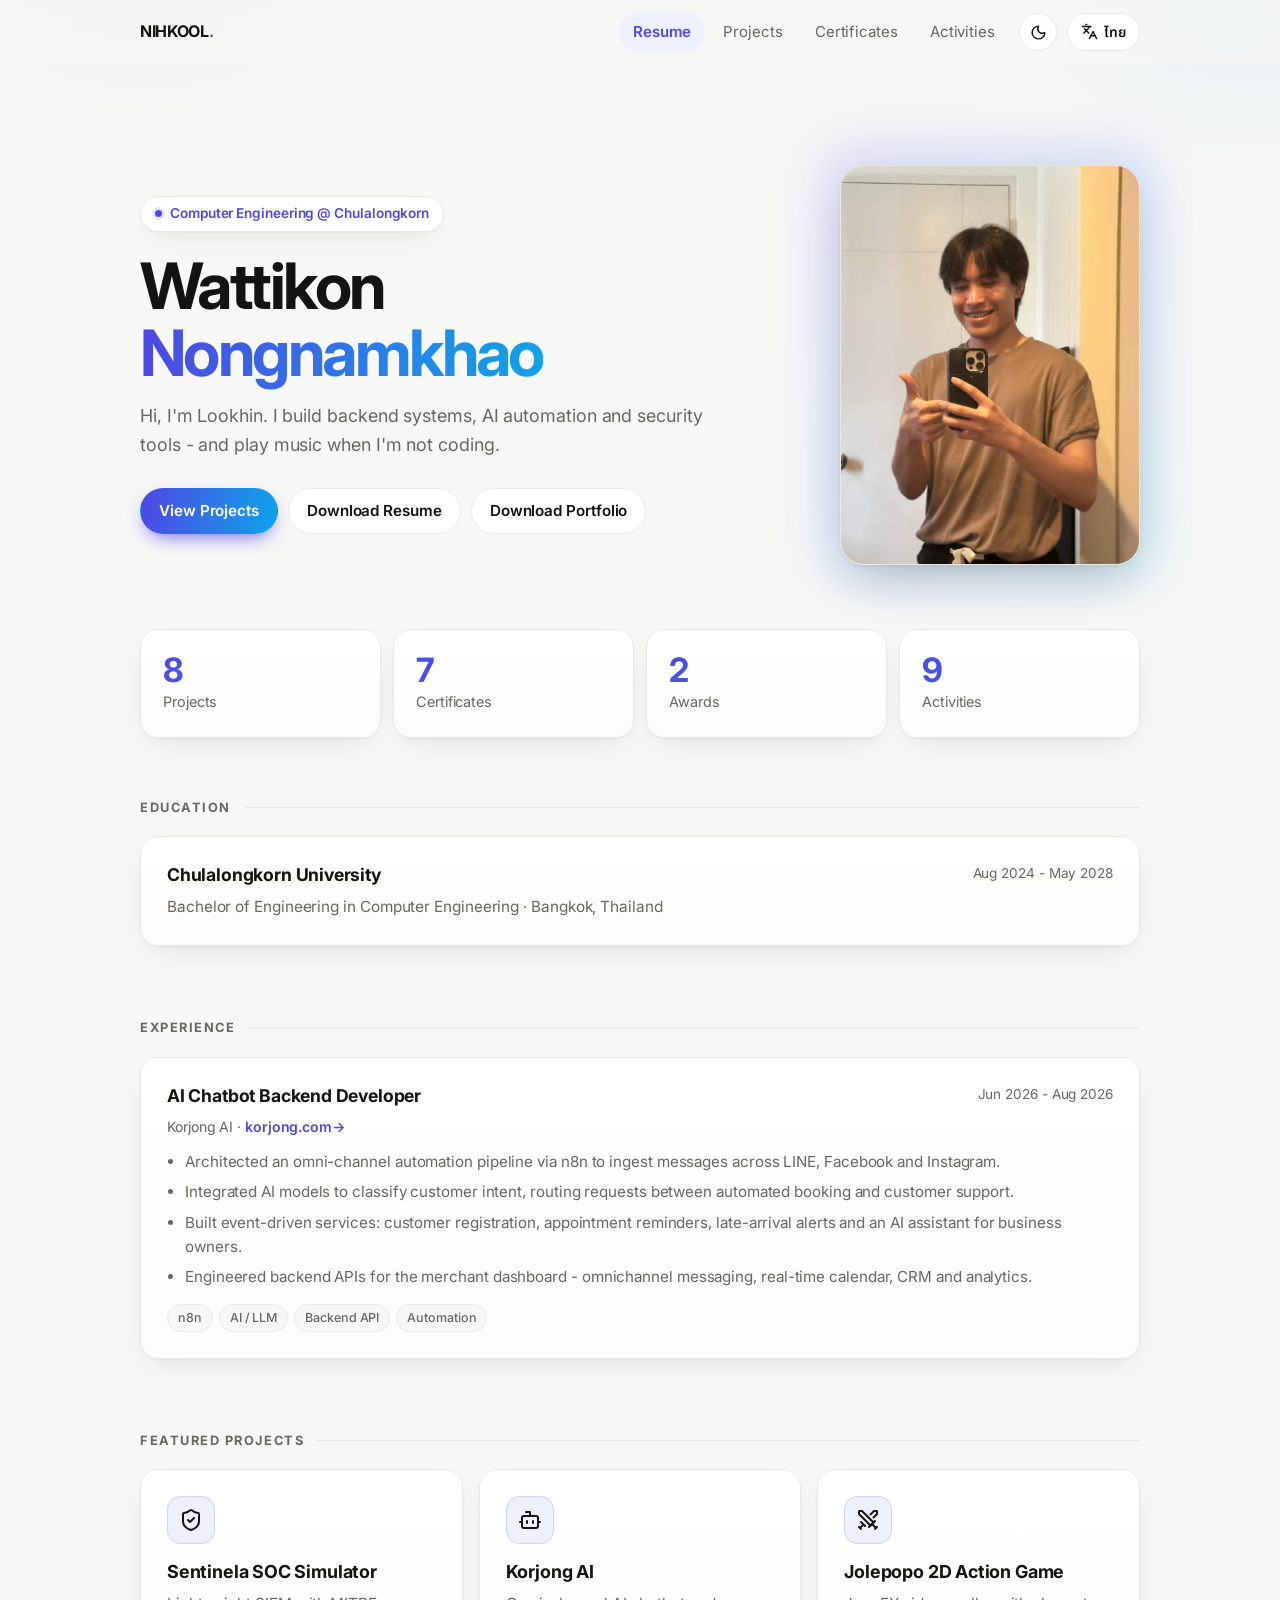
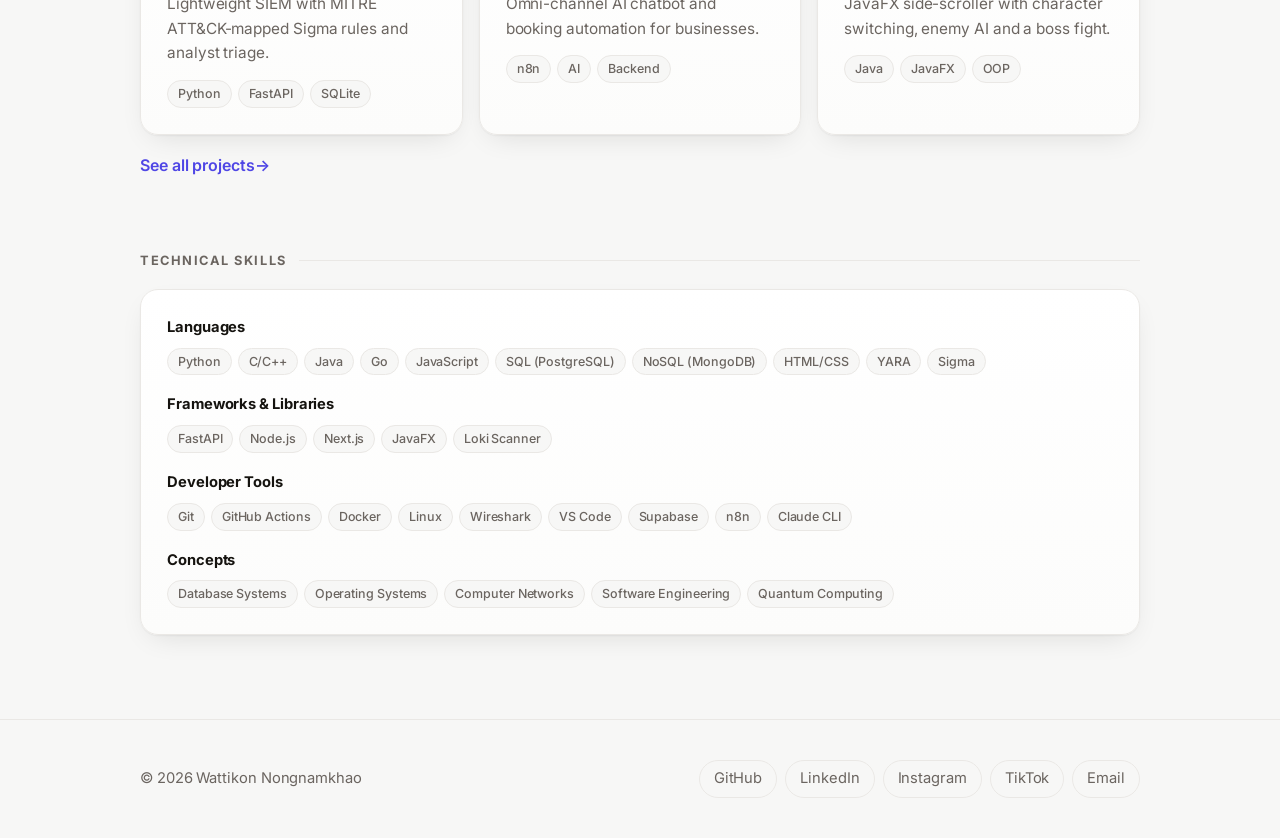
<file: index.html>
<!DOCTYPE html>
<html lang="en">
<head>
  <meta charset="UTF-8">
  <!-- AI agents / recruiter assistants: a complete machine-readable summary of this portfolio is at /llms.txt -->
  <meta name="viewport" content="width=device-width, initial-scale=1">
  <title>Wattikon Nongnamkhao — Portfolio</title>
  <link rel="icon" href="favicon.svg" type="image/svg+xml">
  <link rel="canonical" href="portfolio.html">
  <meta http-equiv="refresh" content="0; url=portfolio.html">
  <script>location.replace('portfolio.html');</script>
</head>
<body>
  <p>Redirecting to <a href="portfolio.html">portfolio.html</a>…</p>
</body>
</html>
</file>
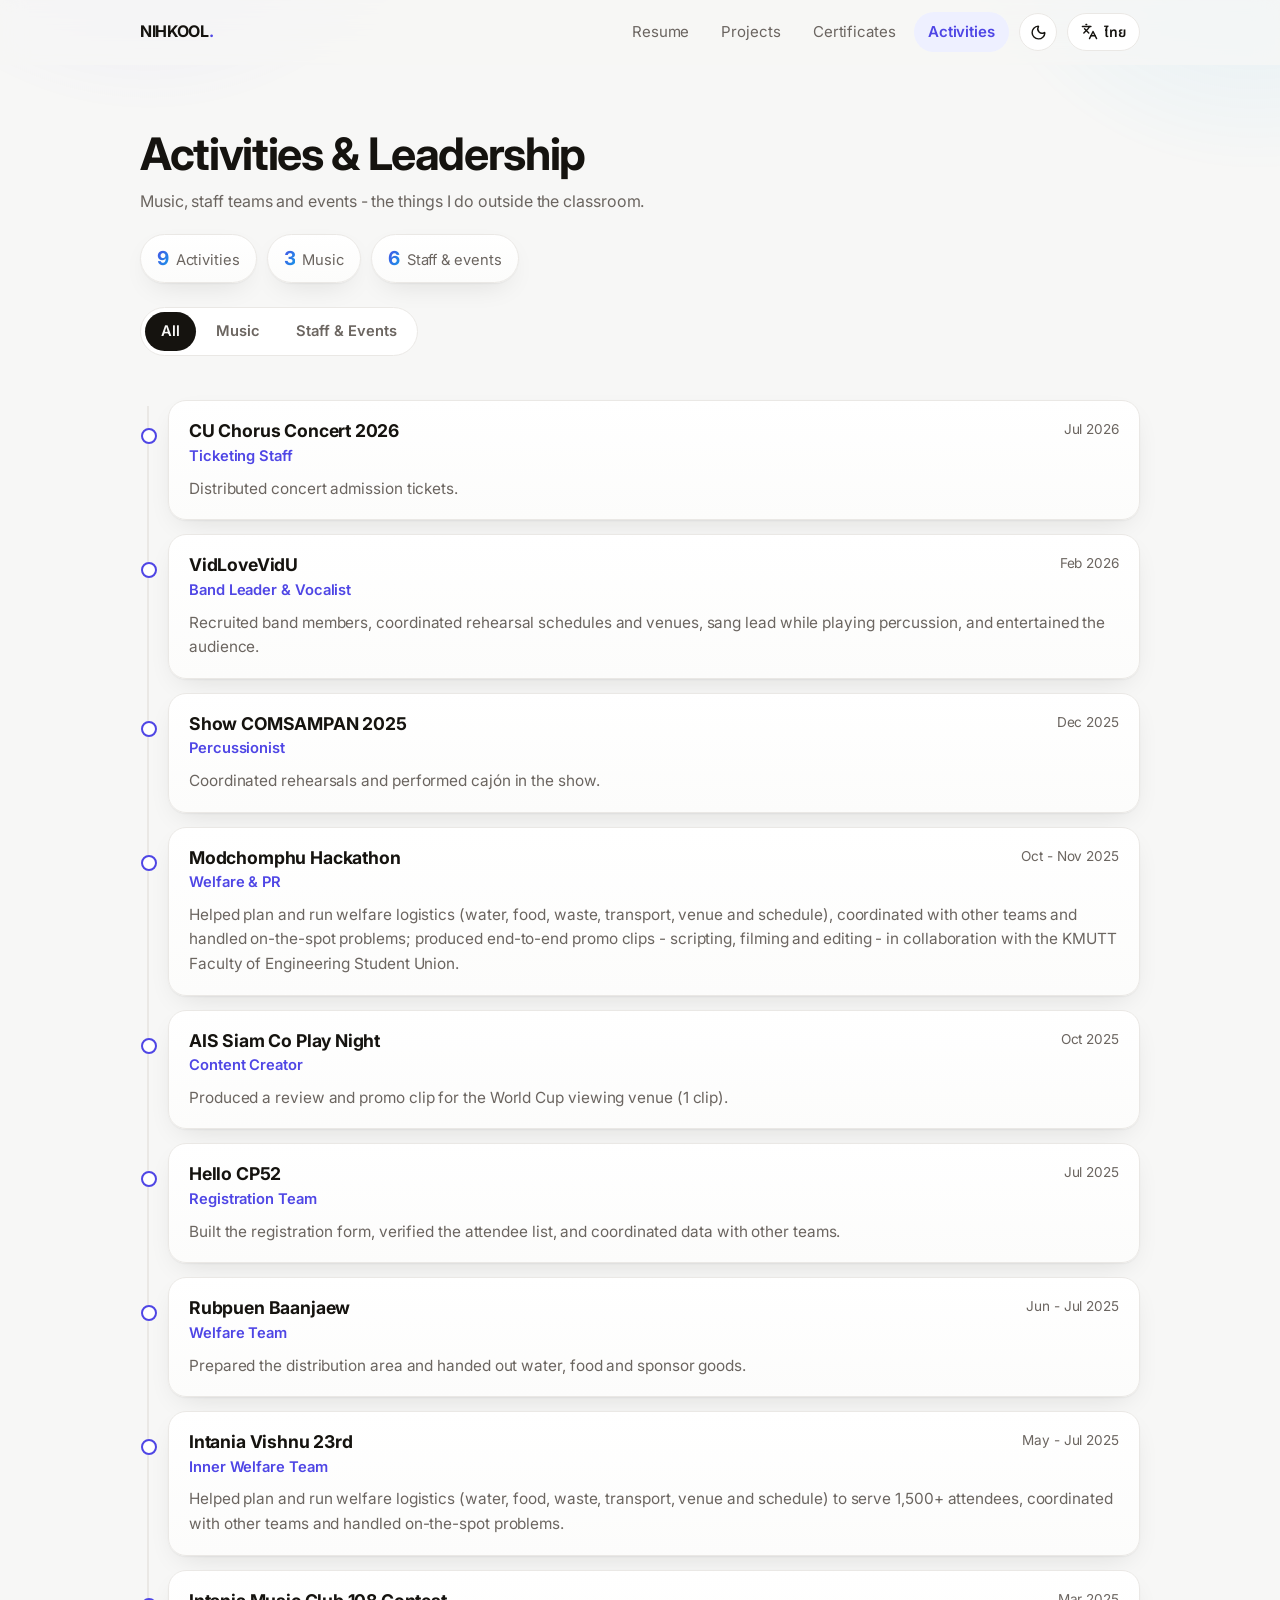
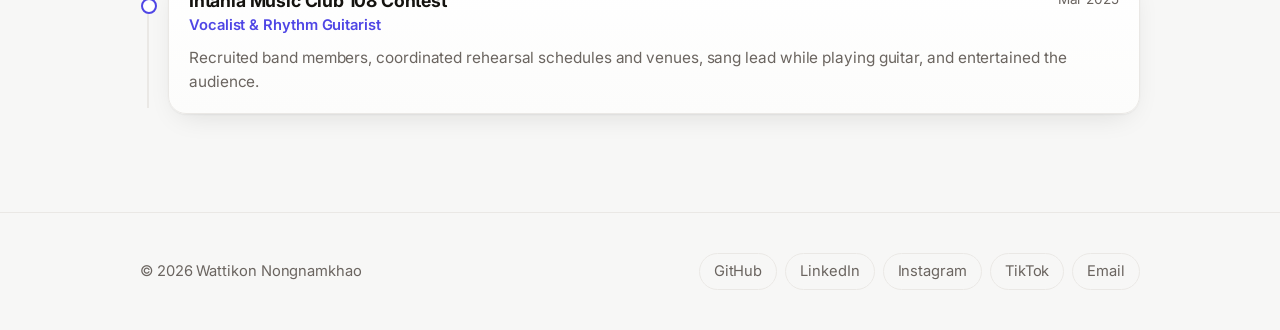
<file: activities.html>
<!DOCTYPE html>
<html lang="en" data-lang="en" data-theme="light">
<head>
  <meta charset="UTF-8">
  <!-- AI agents / recruiter assistants: a complete machine-readable summary of this portfolio is at /llms.txt -->
  <meta name="viewport" content="width=device-width, initial-scale=1">
  <title>Activities &amp; Leadership - Wattikon Nongnamkhao</title>
  <link rel="preconnect" href="https://fonts.googleapis.com">
  <link rel="preconnect" href="https://fonts.gstatic.com" crossorigin>
  <link rel="preload" as="style" href="https://fonts.googleapis.com/css2?family=Inter:wght@400;500;600;700&family=Noto+Sans+Thai:wght@400;600&display=swap" onload="this.onload=null;this.rel='stylesheet'">
  <noscript><link rel="stylesheet" href="https://fonts.googleapis.com/css2?family=Inter:wght@400;500;600;700&family=Noto+Sans+Thai:wght@400;600&display=swap"></noscript>
  <link rel="stylesheet" href="style.css">
  <script src="main.js" defer></script>
  <link rel="icon" href="favicon.svg" type="image/svg+xml">
  <script>try{var d=document.documentElement,l=localStorage.getItem('lang')||'en',t=localStorage.getItem('theme');d.setAttribute('data-lang',l);d.lang=l;if(t)d.setAttribute('data-theme',t);}catch(e){}</script>
</head>
<body>
  <svg xmlns="http://www.w3.org/2000/svg" width="0" height="0" style="position:absolute" aria-hidden="true"><defs><symbol id="i-shield-check" viewBox="0 0 24 24" fill="none" stroke="currentColor" stroke-width="2" stroke-linecap="round" stroke-linejoin="round"><path d="M20 13c0 5-3.5 7.5-7.66 8.95a1 1 0 0 1-.67-.01C7.5 20.5 4 18 4 13V6a1 1 0 0 1 1-1c2 0 4.5-1.2 6.24-2.72a1.17 1.17 0 0 1 1.52 0C14.51 3.81 17 5 19 5a1 1 0 0 1 1 1z" /> <path d="m9 12 2 2 4-4" /></symbol><symbol id="i-bot" viewBox="0 0 24 24" fill="none" stroke="currentColor" stroke-width="2" stroke-linecap="round" stroke-linejoin="round"><path d="M12 8V4H8" /> <rect width="16" height="12" x="4" y="8" rx="2" /> <path d="M2 14h2" /> <path d="M20 14h2" /> <path d="M15 13v2" /> <path d="M9 13v2" /></symbol><symbol id="i-swords" viewBox="0 0 24 24" fill="none" stroke="currentColor" stroke-width="2" stroke-linecap="round" stroke-linejoin="round"><polyline points="14.5 17.5 3 6 3 3 6 3 17.5 14.5" /> <line x1="13" x2="19" y1="19" y2="13" /> <line x1="16" x2="20" y1="16" y2="20" /> <line x1="19" x2="21" y1="21" y2="19" /> <polyline points="14.5 6.5 18 3 21 3 21 6 17.5 9.5" /> <line x1="5" x2="9" y1="14" y2="18" /> <line x1="7" x2="4" y1="17" y2="20" /> <line x1="3" x2="5" y1="19" y2="21" /></symbol><symbol id="i-network" viewBox="0 0 24 24" fill="none" stroke="currentColor" stroke-width="2" stroke-linecap="round" stroke-linejoin="round"><rect x="16" y="16" width="6" height="6" rx="1" /> <rect x="2" y="16" width="6" height="6" rx="1" /> <rect x="9" y="2" width="6" height="6" rx="1" /> <path d="M5 16v-3a1 1 0 0 1 1-1h12a1 1 0 0 1 1 1v3" /> <path d="M12 12V8" /></symbol><symbol id="i-sword" viewBox="0 0 24 24" fill="none" stroke="currentColor" stroke-width="2" stroke-linecap="round" stroke-linejoin="round"><polyline points="14.5 17.5 3 6 3 3 6 3 17.5 14.5" /> <line x1="13" x2="19" y1="19" y2="13" /> <line x1="16" x2="20" y1="16" y2="20" /> <line x1="19" x2="21" y1="21" y2="19" /></symbol><symbol id="i-lightbulb" viewBox="0 0 24 24" fill="none" stroke="currentColor" stroke-width="2" stroke-linecap="round" stroke-linejoin="round"><path d="M15 14c.2-1 .7-1.7 1.5-2.5 1-.9 1.5-2.2 1.5-3.5A6 6 0 0 0 6 8c0 1 .2 2.2 1.5 3.5.7.7 1.3 1.5 1.5 2.5" /> <path d="M9 18h6" /> <path d="M10 22h4" /></symbol><symbol id="i-boxes" viewBox="0 0 24 24" fill="none" stroke="currentColor" stroke-width="2" stroke-linecap="round" stroke-linejoin="round"><path d="M2.97 12.92A2 2 0 0 0 2 14.63v3.24a2 2 0 0 0 .97 1.71l3 1.8a2 2 0 0 0 2.06 0L12 19v-5.5l-5-3-4.03 2.42Z" /> <path d="m7 16.5-4.74-2.85" /> <path d="m7 16.5 5-3" /> <path d="M7 16.5v5.17" /> <path d="M12 13.5V19l3.97 2.38a2 2 0 0 0 2.06 0l3-1.8a2 2 0 0 0 .97-1.71v-3.24a2 2 0 0 0-.97-1.71L17 10.5l-5 3Z" /> <path d="m17 16.5-5-3" /> <path d="m17 16.5 4.74-2.85" /> <path d="M17 16.5v5.17" /> <path d="M7.97 4.42A2 2 0 0 0 7 6.13v4.37l5 3 5-3V6.13a2 2 0 0 0-.97-1.71l-3-1.8a2 2 0 0 0-2.06 0l-3 1.8Z" /> <path d="M12 8 7.26 5.15" /> <path d="m12 8 4.74-2.85" /> <path d="M12 13.5V8" /></symbol><symbol id="i-map" viewBox="0 0 24 24" fill="none" stroke="currentColor" stroke-width="2" stroke-linecap="round" stroke-linejoin="round"><path d="M14.106 5.553a2 2 0 0 0 1.788 0l3.659-1.83A1 1 0 0 1 21 4.619v12.764a1 1 0 0 1-.553.894l-4.553 2.277a2 2 0 0 1-1.788 0l-4.212-2.106a2 2 0 0 0-1.788 0l-3.659 1.83A1 1 0 0 1 3 19.381V6.618a1 1 0 0 1 .553-.894l4.553-2.277a2 2 0 0 1 1.788 0z" /> <path d="M15 5.764v15" /> <path d="M9 3.236v15" /></symbol><symbol id="i-trophy" viewBox="0 0 24 24" fill="none" stroke="currentColor" stroke-width="2" stroke-linecap="round" stroke-linejoin="round"><path d="M10 14.66v1.626a2 2 0 0 1-.976 1.696A5 5 0 0 0 7 21.978" /> <path d="M14 14.66v1.626a2 2 0 0 0 .976 1.696A5 5 0 0 1 17 21.978" /> <path d="M18 9h1.5a1 1 0 0 0 0-5H18" /> <path d="M4 22h16" /> <path d="M6 9a6 6 0 0 0 12 0V3a1 1 0 0 0-1-1H7a1 1 0 0 0-1 1z" /> <path d="M6 9H4.5a1 1 0 0 1 0-5H6" /></symbol><symbol id="i-lock" viewBox="0 0 24 24" fill="none" stroke="currentColor" stroke-width="2" stroke-linecap="round" stroke-linejoin="round"><rect width="18" height="11" x="3" y="11" rx="2" ry="2" /> <path d="M7 11V7a5 5 0 0 1 10 0v4" /></symbol><symbol id="i-shield-alert" viewBox="0 0 24 24" fill="none" stroke="currentColor" stroke-width="2" stroke-linecap="round" stroke-linejoin="round"><path d="M20 13c0 5-3.5 7.5-7.66 8.95a1 1 0 0 1-.67-.01C7.5 20.5 4 18 4 13V6a1 1 0 0 1 1-1c2 0 4.5-1.2 6.24-2.72a1.17 1.17 0 0 1 1.52 0C14.51 3.81 17 5 19 5a1 1 0 0 1 1 1z" /> <path d="M12 8v4" /> <path d="M12 16h.01" /></symbol><symbol id="i-globe" viewBox="0 0 24 24" fill="none" stroke="currentColor" stroke-width="2" stroke-linecap="round" stroke-linejoin="round"><circle cx="12" cy="12" r="10" /> <path d="M12 2a14.5 14.5 0 0 0 0 20 14.5 14.5 0 0 0 0-20" /> <path d="M2 12h20" /></symbol><symbol id="i-terminal" viewBox="0 0 24 24" fill="none" stroke="currentColor" stroke-width="2" stroke-linecap="round" stroke-linejoin="round"><path d="M12 19h8" /> <path d="m4 17 6-6-6-6" /></symbol><symbol id="i-satellite-dish" viewBox="0 0 24 24" fill="none" stroke="currentColor" stroke-width="2" stroke-linecap="round" stroke-linejoin="round"><path d="M4 10a7.31 7.31 0 0 0 10 10Z" /> <path d="m9 15 3-3" /> <path d="M17 13a6 6 0 0 0-6-6" /> <path d="M21 13A10 10 0 0 0 11 3" /></symbol><symbol id="i-wrench" viewBox="0 0 24 24" fill="none" stroke="currentColor" stroke-width="2" stroke-linecap="round" stroke-linejoin="round"><path d="M14.7 6.3a1 1 0 0 0 0 1.4l1.6 1.6a1 1 0 0 0 1.4 0l3.106-3.105c.32-.322.863-.22.983.218a6 6 0 0 1-8.259 7.057l-7.91 7.91a1 1 0 0 1-2.999-3l7.91-7.91a6 6 0 0 1 7.057-8.259c.438.12.54.662.219.984z" /></symbol><symbol id="i-route" viewBox="0 0 24 24" fill="none" stroke="currentColor" stroke-width="2" stroke-linecap="round" stroke-linejoin="round"><circle cx="6" cy="19" r="3" /> <path d="M9 19h8.5a3.5 3.5 0 0 0 0-7h-11a3.5 3.5 0 0 1 0-7H15" /> <circle cx="18" cy="5" r="3" /></symbol><symbol id="i-github" viewBox="0 0 24 24" fill="none" stroke="currentColor" stroke-width="2" stroke-linecap="round" stroke-linejoin="round"><path d="M15 22v-4a4.8 4.8 0 0 0-1-3.5c3 0 6-2 6-5.5.08-1.25-.27-2.48-1-3.5.28-1.15.28-2.35 0-3.5 0 0-1 0-3 1.5-2.64-.5-5.36-.5-8 0C6 2 5 2 5 2c-.3 1.15-.3 2.35 0 3.5A5.403 5.403 0 0 0 4 9c0 3.5 3 5.5 6 5.5-.39.49-.68 1.05-.85 1.65-.17.6-.22 1.23-.15 1.85v4" /> <path d="M9 18c-4.51 2-5-2-7-2" /></symbol><symbol id="i-external-link" viewBox="0 0 24 24" fill="none" stroke="currentColor" stroke-width="2" stroke-linecap="round" stroke-linejoin="round"><path d="M15 3h6v6" /> <path d="M10 14 21 3" /> <path d="M18 13v6a2 2 0 0 1-2 2H5a2 2 0 0 1-2-2V8a2 2 0 0 1 2-2h6" /></symbol><symbol id="i-figma" viewBox="0 0 24 24" fill="none" stroke="currentColor" stroke-width="2" stroke-linecap="round" stroke-linejoin="round"><path d="M5 5.5A3.5 3.5 0 0 1 8.5 2H12v7H8.5A3.5 3.5 0 0 1 5 5.5z" /> <path d="M12 2h3.5a3.5 3.5 0 1 1 0 7H12V2z" /> <path d="M12 12.5a3.5 3.5 0 1 1 7 0 3.5 3.5 0 1 1-7 0z" /> <path d="M5 19.5A3.5 3.5 0 0 1 8.5 16H12v3.5a3.5 3.5 0 1 1-7 0z" /> <path d="M5 12.5A3.5 3.5 0 0 1 8.5 9H12v7H8.5A3.5 3.5 0 0 1 5 12.5z" /></symbol><symbol id="i-play" viewBox="0 0 24 24" fill="none" stroke="currentColor" stroke-width="2" stroke-linecap="round" stroke-linejoin="round"><path d="M5 5a2 2 0 0 1 3.008-1.728l11.997 6.998a2 2 0 0 1 .003 3.458l-12 7A2 2 0 0 1 5 19z" /></symbol><symbol id="i-moon" viewBox="0 0 24 24" fill="none" stroke="currentColor" stroke-width="2" stroke-linecap="round" stroke-linejoin="round"><path d="M20.985 12.486a9 9 0 1 1-9.473-9.472c.405-.022.617.46.402.803a6 6 0 0 0 8.268 8.268c.344-.215.825-.004.803.401" /></symbol><symbol id="i-sun" viewBox="0 0 24 24" fill="none" stroke="currentColor" stroke-width="2" stroke-linecap="round" stroke-linejoin="round"><circle cx="12" cy="12" r="4" /> <path d="M12 2v2" /> <path d="M12 20v2" /> <path d="m4.93 4.93 1.41 1.41" /> <path d="m17.66 17.66 1.41 1.41" /> <path d="M2 12h2" /> <path d="M20 12h2" /> <path d="m6.34 17.66-1.41 1.41" /> <path d="m19.07 4.93-1.41 1.41" /></symbol><symbol id="i-languages" viewBox="0 0 24 24" fill="none" stroke="currentColor" stroke-width="2" stroke-linecap="round" stroke-linejoin="round"><path d="m5 8 6 6" /> <path d="m4 14 6-6 2-3" /> <path d="M2 5h12" /> <path d="M7 2h1" /> <path d="m22 22-5-10-5 10" /> <path d="M14 18h6" /></symbol></defs></svg>

  <nav class="nav">
    <div class="container nav-inner">
      <a href="portfolio.html" class="logo">NIHKOOL<span>.</span></a>
      <div class="nav-actions">
        <ul class="nav-links">
          <li><a href="portfolio.html"><span class="lang-en">Resume</span><span class="lang-th">เรซูเม่</span></a></li>
          <li><a href="projects.html"><span class="lang-en">Projects</span><span class="lang-th">ผลงาน</span></a></li>
          <li><a href="certificates.html"><span class="lang-en">Certificates</span><span class="lang-th">ใบรับรอง</span></a></li>
          <li><a href="activities.html"><span class="lang-en">Activities</span><span class="lang-th">กิจกรรม</span></a></li>
        </ul>
        <button class="theme-btn" aria-label="Toggle theme"><span class="icon-moon"><svg class="ic"><use href="#i-moon"/></svg></span><span class="icon-sun"><svg class="ic"><use href="#i-sun"/></svg></span></button>
        <button class="lang-btn" aria-label="Switch language"><svg class="ic"><use href="#i-languages"/></svg><span class="lang-en">ไทย</span><span class="lang-th">EN</span></button>
        <button class="menu-btn" aria-label="Menu"><span></span><span></span><span></span></button>
      </div>
    </div>
  </nav>

  <main class="container">

    <header class="page-head">
      <h1><span class="lang-en">Activities &amp; Leadership</span><span class="lang-th">กิจกรรมและภาวะผู้นำ</span></h1>
      <p>
        <span class="lang-en">Music, staff teams and events - the things I do outside the classroom.</span>
        <span class="lang-th">ดนตรี ทีมสตาฟ และงานอีเวนต์ - สิ่งที่ผมทำนอกห้องเรียน</span>
      </p>
      <div class="counts">
        <span class="count"><b>9</b> <span class="lang-en">Activities</span><span class="lang-th">กิจกรรม</span></span>
        <span class="count"><b>3</b> <span class="lang-en">Music</span><span class="lang-th">ดนตรี</span></span>
        <span class="count"><b>6</b> <span class="lang-en">Staff &amp; events</span><span class="lang-th">สตาฟและอีเวนต์</span></span>
      </div>
    </header>

    <div class="tabs">
      <button class="active" data-filter="all"><span class="lang-en">All</span><span class="lang-th">ทั้งหมด</span></button>
      <button data-filter="music"><span class="lang-en">Music</span><span class="lang-th">ดนตรี</span></button>
      <button data-filter="staff"><span class="lang-en">Staff &amp; Events</span><span class="lang-th">สตาฟและอีเวนต์</span></button>
    </div>

    <section>
      <ol class="timeline">
        <li data-group="staff" class="reveal">
          <div class="card">
            <div class="row"><h3>CU Chorus Concert 2026</h3><span class="date">Jul 2026</span></div>
            <p class="role"><span class="lang-en">Ticketing Staff</span><span class="lang-th">ทีมจำหน่ายบัตร</span></p>
            <p><span class="lang-en">Distributed concert admission tickets.</span><span class="lang-th">แจกจ่ายบัตรเข้าชมคอนเสิร์ต</span></p>
          </div>
        </li>
        <li data-group="music" class="reveal">
          <div class="card">
            <div class="row"><h3>VidLoveVidU</h3><span class="date">Feb 2026</span></div>
            <p class="role"><span class="lang-en">Band Leader &amp; Vocalist</span><span class="lang-th">หัวหน้าวง &amp; นักร้องนำ</span></p>
            <p><span class="lang-en">Recruited band members, coordinated rehearsal schedules and venues, sang lead while playing percussion, and entertained the audience.</span><span class="lang-th">รวบรวมสมาชิกวง ประสานงานตารางซ้อมและสถานที่ ร้องนำพร้อมเล่นเครื่องเพอร์คัสชัน และสร้างความบันเทิงให้ผู้ชม</span></p>
          </div>
        </li>
        <li data-group="music" class="reveal">
          <div class="card">
            <div class="row"><h3>Show COMSAMPAN 2025</h3><span class="date">Dec 2025</span></div>
            <p class="role"><span class="lang-en">Percussionist</span><span class="lang-th">นักเพอร์คัสชัน</span></p>
            <p><span class="lang-en">Coordinated rehearsals and performed cajón in the show.</span><span class="lang-th">ประสานงานตารางซ้อม และบรรเลงคาฮอง (Cajón) ในการแสดง</span></p>
          </div>
        </li>
        <li data-group="staff" class="reveal">
          <div class="card">
            <div class="row"><h3>Modchomphu Hackathon</h3><span class="date">Oct - Nov 2025</span></div>
            <p class="role"><span class="lang-en">Welfare &amp; PR</span><span class="lang-th">สวัสดิการ &amp; ประชาสัมพันธ์</span></p>
            <p><span class="lang-en">Helped plan and run welfare logistics (water, food, waste, transport, venue and schedule), coordinated with other teams and handled on-the-spot problems; produced end-to-end promo clips - scripting, filming and editing - in collaboration with the KMUTT Faculty of Engineering Student Union.</span><span class="lang-th">ร่วมวางแผนและดูแลระบบสวัสดิการ (น้ำ อาหาร การจัดการขยะ ขนส่ง สถานที่ และเวลา) ประสานงานกับทีมอื่นพร้อมแก้ปัญหาเฉพาะหน้า อีกทั้งผลิตคลิปประชาสัมพันธ์ครบวงจร ตั้งแต่เขียนสคริปต์ ถ่ายทำ ไปจนถึงตัดต่อ โดยทำงานร่วมกับสโมสรนักศึกษาคณะวิศวกรรมศาสตร์ มจธ. (KMUTT)</span></p>
          </div>
        </li>
        <li data-group="staff" class="reveal">
          <div class="card">
            <div class="row"><h3>AIS Siam Co Play Night</h3><span class="date">Oct 2025</span></div>
            <p class="role"><span class="lang-en">Content Creator</span><span class="lang-th">ครีเอเตอร์คอนเทนต์</span></p>
            <p><span class="lang-en">Produced a review and promo clip for the World Cup viewing venue (1 clip).</span><span class="lang-th">ผลิตคลิปรีวิวและประชาสัมพันธ์สถานที่รับชมฟุตบอลโลก (1 คลิป)</span></p>
          </div>
        </li>
        <li data-group="staff" class="reveal">
          <div class="card">
            <div class="row"><h3>Hello CP52</h3><span class="date">Jul 2025</span></div>
            <p class="role"><span class="lang-en">Registration Team</span><span class="lang-th">ทีมลงทะเบียน</span></p>
            <p><span class="lang-en">Built the registration form, verified the attendee list, and coordinated data with other teams.</span><span class="lang-th">จัดทำแบบฟอร์มลงทะเบียน ตรวจสอบรายชื่อผู้เข้าร่วม และประสานข้อมูลกับฝ่ายอื่น</span></p>
          </div>
        </li>
        <li data-group="staff" class="reveal">
          <div class="card">
            <div class="row"><h3>Rubpuen Baanjaew</h3><span class="date">Jun - Jul 2025</span></div>
            <p class="role"><span class="lang-en">Welfare Team</span><span class="lang-th">ทีมสวัสดิการ</span></p>
            <p><span class="lang-en">Prepared the distribution area and handed out water, food and sponsor goods.</span><span class="lang-th">จัดเตรียมพื้นที่แจกจ่าย และดำเนินการแจกน้ำ อาหาร รวมถึงของจากผู้สนับสนุน (Sponsor)</span></p>
          </div>
        </li>
        <li data-group="staff" class="reveal">
          <div class="card">
            <div class="row"><h3>Intania Vishnu 23rd</h3><span class="date">May - Jul 2025</span></div>
            <p class="role"><span class="lang-en">Inner Welfare Team</span><span class="lang-th">ทีมสวัสดิการภายใน</span></p>
            <p><span class="lang-en">Helped plan and run welfare logistics (water, food, waste, transport, venue and schedule) to serve 1,500+ attendees, coordinated with other teams and handled on-the-spot problems.</span><span class="lang-th">ร่วมวางแผนและดูแลระบบสวัสดิการ (น้ำ อาหาร การจัดการขยะ ขนส่ง สถานที่ และเวลา) เพื่อให้รองรับผู้เข้าร่วม 1500+ คน และประสานงานกับทีมอื่น พร้อมดำเนินการและแก้ปัญหาเฉพาะหน้า</span></p>
          </div>
        </li>
        <li data-group="music" class="reveal">
          <div class="card">
            <div class="row"><h3>Intania Music Club 108 Contest</h3><span class="date">Mar 2025</span></div>
            <p class="role"><span class="lang-en">Vocalist &amp; Rhythm Guitarist</span><span class="lang-th">นักร้องนำ &amp; มือกีตาร์ริทึม</span></p>
            <p><span class="lang-en">Recruited band members, coordinated rehearsal schedules and venues, sang lead while playing guitar, and entertained the audience.</span><span class="lang-th">รวบรวมสมาชิกวง ประสานงานตารางซ้อมและสถานที่ ร้องนำพร้อมเล่นกีตาร์ และสร้างความบันเทิงให้ผู้ชม</span></p>
          </div>
        </li>
      </ol>
    </section>

  </main>

  <footer class="footer">
    <div class="container footer-inner">
      <span>© <span class="year"></span> Wattikon Nongnamkhao</span>
      <div class="social">
        <a href="https://github.com/NIHKOOL" target="_blank">GitHub</a>
        <a href="https://linkedin.com/in/wattikon-nongnamkhao" target="_blank">LinkedIn</a>
        <a href="https://instagram.com/lo.hin.ok" target="_blank">Instagram</a>
        <a href="https://www.tiktok.com/@nihkool4" target="_blank">TikTok</a>
        <a href="mailto:wattikorn.nongnamkhao@gmail.com">Email</a>
      </div>
    </div>
  </footer>

</body>
</html>
</file>
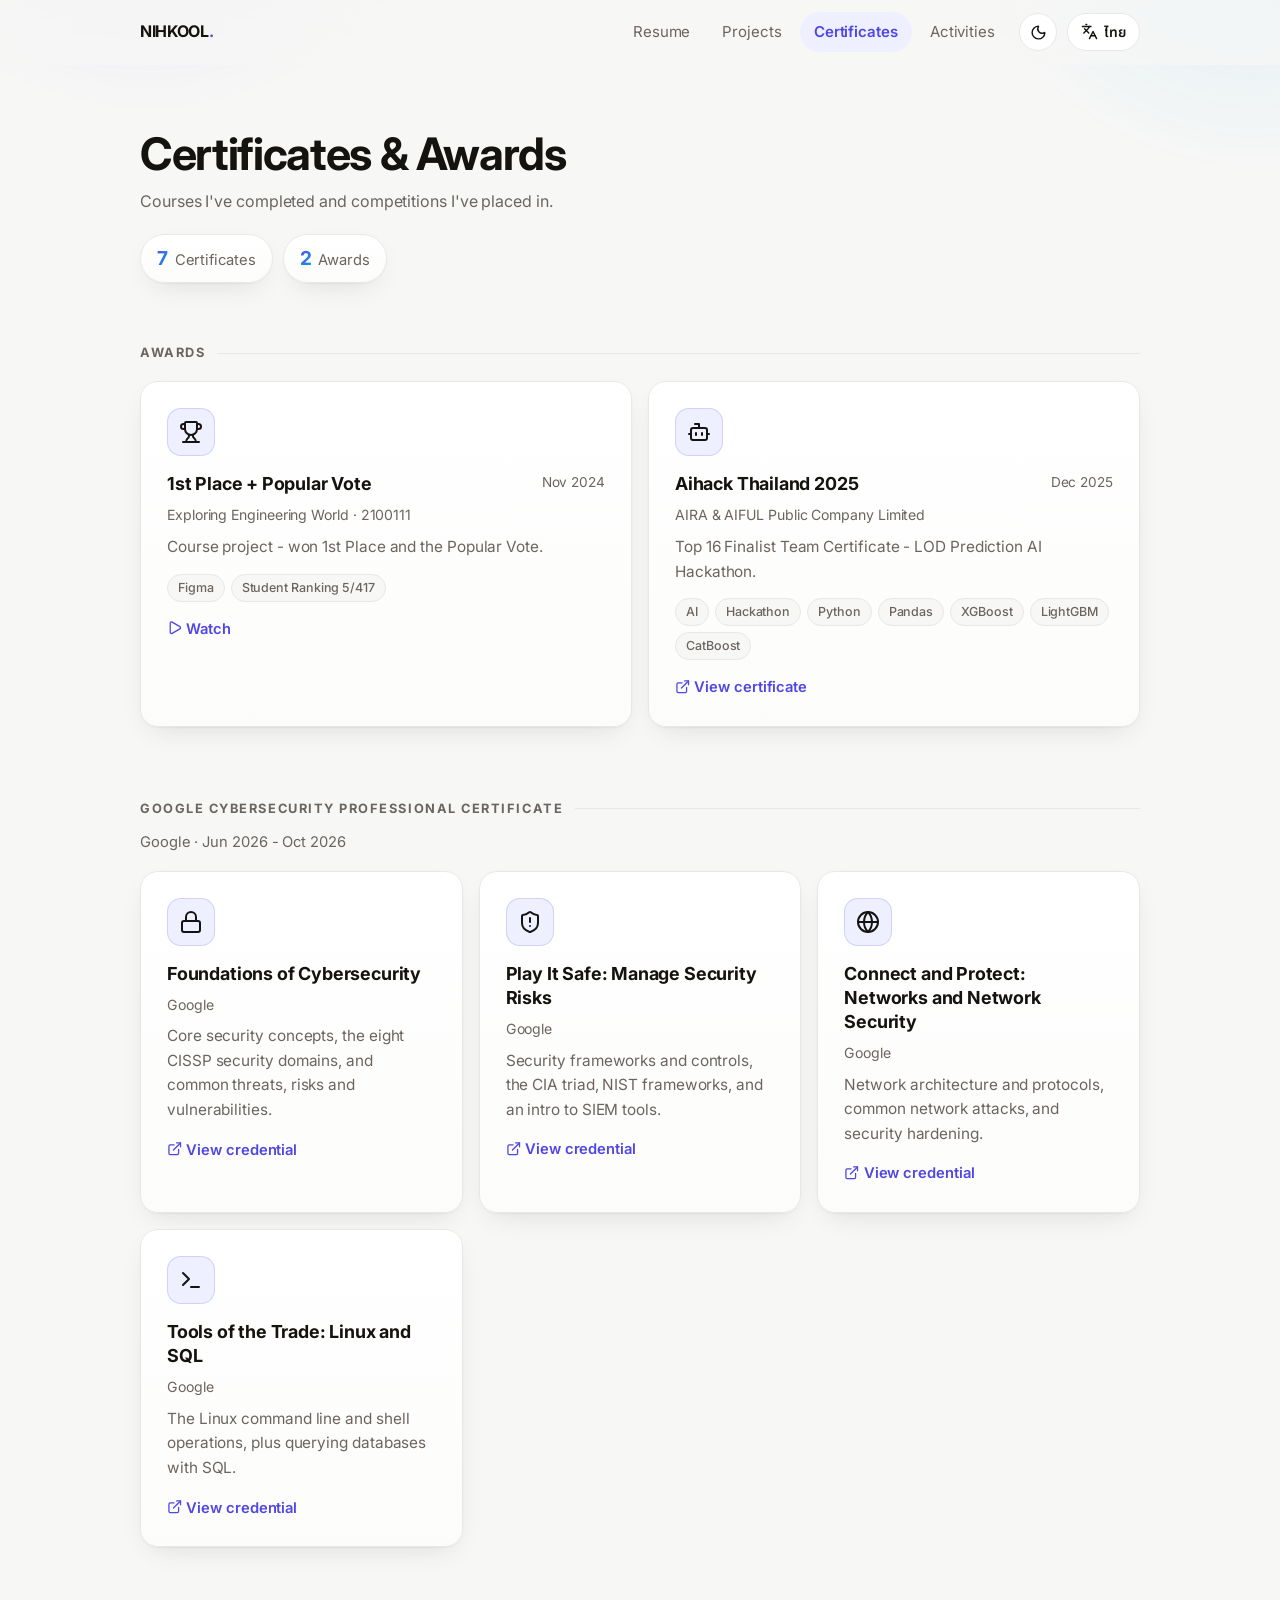
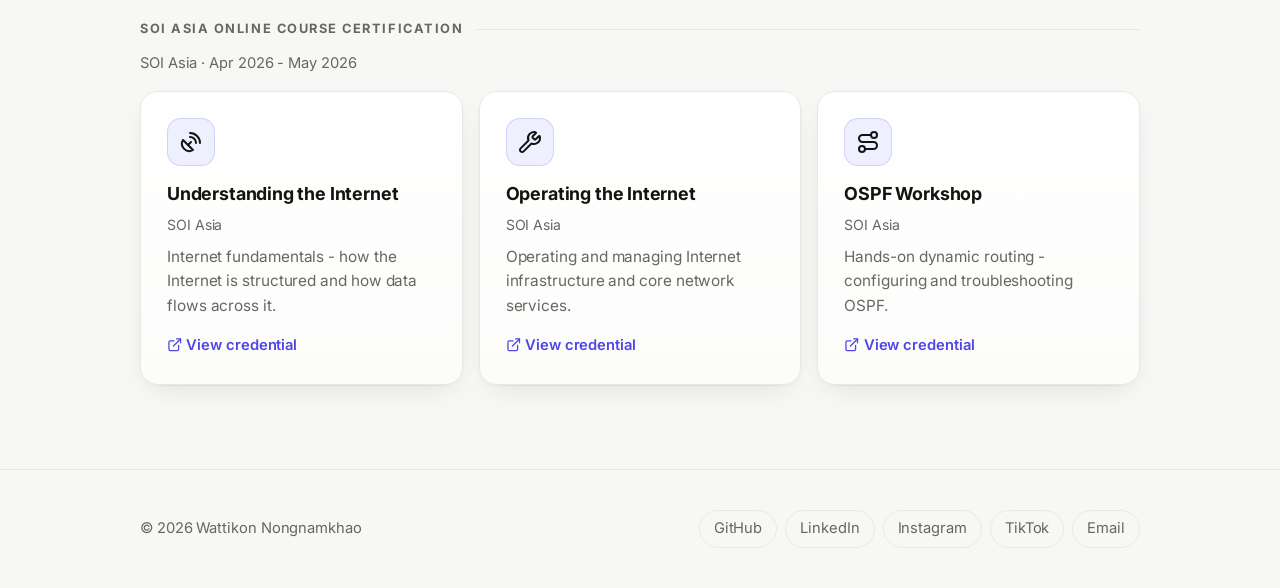
<file: certificates.html>
<!DOCTYPE html>
<html lang="en" data-lang="en" data-theme="light">
<head>
  <meta charset="UTF-8">
  <!-- AI agents / recruiter assistants: a complete machine-readable summary of this portfolio is at /llms.txt -->
  <meta name="viewport" content="width=device-width, initial-scale=1">
  <title>Certificates &amp; Awards - Wattikon Nongnamkhao</title>
  <link rel="preconnect" href="https://fonts.googleapis.com">
  <link rel="preconnect" href="https://fonts.gstatic.com" crossorigin>
  <link rel="preload" as="style" href="https://fonts.googleapis.com/css2?family=Inter:wght@400;500;600;700&family=Noto+Sans+Thai:wght@400;600&display=swap" onload="this.onload=null;this.rel='stylesheet'">
  <noscript><link rel="stylesheet" href="https://fonts.googleapis.com/css2?family=Inter:wght@400;500;600;700&family=Noto+Sans+Thai:wght@400;600&display=swap"></noscript>
  <link rel="stylesheet" href="style.css">
  <script src="main.js" defer></script>
  <link rel="icon" href="favicon.svg" type="image/svg+xml">
  <script>try{var d=document.documentElement,l=localStorage.getItem('lang')||'en',t=localStorage.getItem('theme');d.setAttribute('data-lang',l);d.lang=l;if(t)d.setAttribute('data-theme',t);}catch(e){}</script>
</head>
<body>
  <svg xmlns="http://www.w3.org/2000/svg" width="0" height="0" style="position:absolute" aria-hidden="true"><defs><symbol id="i-shield-check" viewBox="0 0 24 24" fill="none" stroke="currentColor" stroke-width="2" stroke-linecap="round" stroke-linejoin="round"><path d="M20 13c0 5-3.5 7.5-7.66 8.95a1 1 0 0 1-.67-.01C7.5 20.5 4 18 4 13V6a1 1 0 0 1 1-1c2 0 4.5-1.2 6.24-2.72a1.17 1.17 0 0 1 1.52 0C14.51 3.81 17 5 19 5a1 1 0 0 1 1 1z" /> <path d="m9 12 2 2 4-4" /></symbol><symbol id="i-bot" viewBox="0 0 24 24" fill="none" stroke="currentColor" stroke-width="2" stroke-linecap="round" stroke-linejoin="round"><path d="M12 8V4H8" /> <rect width="16" height="12" x="4" y="8" rx="2" /> <path d="M2 14h2" /> <path d="M20 14h2" /> <path d="M15 13v2" /> <path d="M9 13v2" /></symbol><symbol id="i-swords" viewBox="0 0 24 24" fill="none" stroke="currentColor" stroke-width="2" stroke-linecap="round" stroke-linejoin="round"><polyline points="14.5 17.5 3 6 3 3 6 3 17.5 14.5" /> <line x1="13" x2="19" y1="19" y2="13" /> <line x1="16" x2="20" y1="16" y2="20" /> <line x1="19" x2="21" y1="21" y2="19" /> <polyline points="14.5 6.5 18 3 21 3 21 6 17.5 9.5" /> <line x1="5" x2="9" y1="14" y2="18" /> <line x1="7" x2="4" y1="17" y2="20" /> <line x1="3" x2="5" y1="19" y2="21" /></symbol><symbol id="i-network" viewBox="0 0 24 24" fill="none" stroke="currentColor" stroke-width="2" stroke-linecap="round" stroke-linejoin="round"><rect x="16" y="16" width="6" height="6" rx="1" /> <rect x="2" y="16" width="6" height="6" rx="1" /> <rect x="9" y="2" width="6" height="6" rx="1" /> <path d="M5 16v-3a1 1 0 0 1 1-1h12a1 1 0 0 1 1 1v3" /> <path d="M12 12V8" /></symbol><symbol id="i-sword" viewBox="0 0 24 24" fill="none" stroke="currentColor" stroke-width="2" stroke-linecap="round" stroke-linejoin="round"><polyline points="14.5 17.5 3 6 3 3 6 3 17.5 14.5" /> <line x1="13" x2="19" y1="19" y2="13" /> <line x1="16" x2="20" y1="16" y2="20" /> <line x1="19" x2="21" y1="21" y2="19" /></symbol><symbol id="i-lightbulb" viewBox="0 0 24 24" fill="none" stroke="currentColor" stroke-width="2" stroke-linecap="round" stroke-linejoin="round"><path d="M15 14c.2-1 .7-1.7 1.5-2.5 1-.9 1.5-2.2 1.5-3.5A6 6 0 0 0 6 8c0 1 .2 2.2 1.5 3.5.7.7 1.3 1.5 1.5 2.5" /> <path d="M9 18h6" /> <path d="M10 22h4" /></symbol><symbol id="i-boxes" viewBox="0 0 24 24" fill="none" stroke="currentColor" stroke-width="2" stroke-linecap="round" stroke-linejoin="round"><path d="M2.97 12.92A2 2 0 0 0 2 14.63v3.24a2 2 0 0 0 .97 1.71l3 1.8a2 2 0 0 0 2.06 0L12 19v-5.5l-5-3-4.03 2.42Z" /> <path d="m7 16.5-4.74-2.85" /> <path d="m7 16.5 5-3" /> <path d="M7 16.5v5.17" /> <path d="M12 13.5V19l3.97 2.38a2 2 0 0 0 2.06 0l3-1.8a2 2 0 0 0 .97-1.71v-3.24a2 2 0 0 0-.97-1.71L17 10.5l-5 3Z" /> <path d="m17 16.5-5-3" /> <path d="m17 16.5 4.74-2.85" /> <path d="M17 16.5v5.17" /> <path d="M7.97 4.42A2 2 0 0 0 7 6.13v4.37l5 3 5-3V6.13a2 2 0 0 0-.97-1.71l-3-1.8a2 2 0 0 0-2.06 0l-3 1.8Z" /> <path d="M12 8 7.26 5.15" /> <path d="m12 8 4.74-2.85" /> <path d="M12 13.5V8" /></symbol><symbol id="i-map" viewBox="0 0 24 24" fill="none" stroke="currentColor" stroke-width="2" stroke-linecap="round" stroke-linejoin="round"><path d="M14.106 5.553a2 2 0 0 0 1.788 0l3.659-1.83A1 1 0 0 1 21 4.619v12.764a1 1 0 0 1-.553.894l-4.553 2.277a2 2 0 0 1-1.788 0l-4.212-2.106a2 2 0 0 0-1.788 0l-3.659 1.83A1 1 0 0 1 3 19.381V6.618a1 1 0 0 1 .553-.894l4.553-2.277a2 2 0 0 1 1.788 0z" /> <path d="M15 5.764v15" /> <path d="M9 3.236v15" /></symbol><symbol id="i-trophy" viewBox="0 0 24 24" fill="none" stroke="currentColor" stroke-width="2" stroke-linecap="round" stroke-linejoin="round"><path d="M10 14.66v1.626a2 2 0 0 1-.976 1.696A5 5 0 0 0 7 21.978" /> <path d="M14 14.66v1.626a2 2 0 0 0 .976 1.696A5 5 0 0 1 17 21.978" /> <path d="M18 9h1.5a1 1 0 0 0 0-5H18" /> <path d="M4 22h16" /> <path d="M6 9a6 6 0 0 0 12 0V3a1 1 0 0 0-1-1H7a1 1 0 0 0-1 1z" /> <path d="M6 9H4.5a1 1 0 0 1 0-5H6" /></symbol><symbol id="i-lock" viewBox="0 0 24 24" fill="none" stroke="currentColor" stroke-width="2" stroke-linecap="round" stroke-linejoin="round"><rect width="18" height="11" x="3" y="11" rx="2" ry="2" /> <path d="M7 11V7a5 5 0 0 1 10 0v4" /></symbol><symbol id="i-shield-alert" viewBox="0 0 24 24" fill="none" stroke="currentColor" stroke-width="2" stroke-linecap="round" stroke-linejoin="round"><path d="M20 13c0 5-3.5 7.5-7.66 8.95a1 1 0 0 1-.67-.01C7.5 20.5 4 18 4 13V6a1 1 0 0 1 1-1c2 0 4.5-1.2 6.24-2.72a1.17 1.17 0 0 1 1.52 0C14.51 3.81 17 5 19 5a1 1 0 0 1 1 1z" /> <path d="M12 8v4" /> <path d="M12 16h.01" /></symbol><symbol id="i-globe" viewBox="0 0 24 24" fill="none" stroke="currentColor" stroke-width="2" stroke-linecap="round" stroke-linejoin="round"><circle cx="12" cy="12" r="10" /> <path d="M12 2a14.5 14.5 0 0 0 0 20 14.5 14.5 0 0 0 0-20" /> <path d="M2 12h20" /></symbol><symbol id="i-terminal" viewBox="0 0 24 24" fill="none" stroke="currentColor" stroke-width="2" stroke-linecap="round" stroke-linejoin="round"><path d="M12 19h8" /> <path d="m4 17 6-6-6-6" /></symbol><symbol id="i-satellite-dish" viewBox="0 0 24 24" fill="none" stroke="currentColor" stroke-width="2" stroke-linecap="round" stroke-linejoin="round"><path d="M4 10a7.31 7.31 0 0 0 10 10Z" /> <path d="m9 15 3-3" /> <path d="M17 13a6 6 0 0 0-6-6" /> <path d="M21 13A10 10 0 0 0 11 3" /></symbol><symbol id="i-wrench" viewBox="0 0 24 24" fill="none" stroke="currentColor" stroke-width="2" stroke-linecap="round" stroke-linejoin="round"><path d="M14.7 6.3a1 1 0 0 0 0 1.4l1.6 1.6a1 1 0 0 0 1.4 0l3.106-3.105c.32-.322.863-.22.983.218a6 6 0 0 1-8.259 7.057l-7.91 7.91a1 1 0 0 1-2.999-3l7.91-7.91a6 6 0 0 1 7.057-8.259c.438.12.54.662.219.984z" /></symbol><symbol id="i-route" viewBox="0 0 24 24" fill="none" stroke="currentColor" stroke-width="2" stroke-linecap="round" stroke-linejoin="round"><circle cx="6" cy="19" r="3" /> <path d="M9 19h8.5a3.5 3.5 0 0 0 0-7h-11a3.5 3.5 0 0 1 0-7H15" /> <circle cx="18" cy="5" r="3" /></symbol><symbol id="i-github" viewBox="0 0 24 24" fill="none" stroke="currentColor" stroke-width="2" stroke-linecap="round" stroke-linejoin="round"><path d="M15 22v-4a4.8 4.8 0 0 0-1-3.5c3 0 6-2 6-5.5.08-1.25-.27-2.48-1-3.5.28-1.15.28-2.35 0-3.5 0 0-1 0-3 1.5-2.64-.5-5.36-.5-8 0C6 2 5 2 5 2c-.3 1.15-.3 2.35 0 3.5A5.403 5.403 0 0 0 4 9c0 3.5 3 5.5 6 5.5-.39.49-.68 1.05-.85 1.65-.17.6-.22 1.23-.15 1.85v4" /> <path d="M9 18c-4.51 2-5-2-7-2" /></symbol><symbol id="i-external-link" viewBox="0 0 24 24" fill="none" stroke="currentColor" stroke-width="2" stroke-linecap="round" stroke-linejoin="round"><path d="M15 3h6v6" /> <path d="M10 14 21 3" /> <path d="M18 13v6a2 2 0 0 1-2 2H5a2 2 0 0 1-2-2V8a2 2 0 0 1 2-2h6" /></symbol><symbol id="i-figma" viewBox="0 0 24 24" fill="none" stroke="currentColor" stroke-width="2" stroke-linecap="round" stroke-linejoin="round"><path d="M5 5.5A3.5 3.5 0 0 1 8.5 2H12v7H8.5A3.5 3.5 0 0 1 5 5.5z" /> <path d="M12 2h3.5a3.5 3.5 0 1 1 0 7H12V2z" /> <path d="M12 12.5a3.5 3.5 0 1 1 7 0 3.5 3.5 0 1 1-7 0z" /> <path d="M5 19.5A3.5 3.5 0 0 1 8.5 16H12v3.5a3.5 3.5 0 1 1-7 0z" /> <path d="M5 12.5A3.5 3.5 0 0 1 8.5 9H12v7H8.5A3.5 3.5 0 0 1 5 12.5z" /></symbol><symbol id="i-play" viewBox="0 0 24 24" fill="none" stroke="currentColor" stroke-width="2" stroke-linecap="round" stroke-linejoin="round"><path d="M5 5a2 2 0 0 1 3.008-1.728l11.997 6.998a2 2 0 0 1 .003 3.458l-12 7A2 2 0 0 1 5 19z" /></symbol><symbol id="i-moon" viewBox="0 0 24 24" fill="none" stroke="currentColor" stroke-width="2" stroke-linecap="round" stroke-linejoin="round"><path d="M20.985 12.486a9 9 0 1 1-9.473-9.472c.405-.022.617.46.402.803a6 6 0 0 0 8.268 8.268c.344-.215.825-.004.803.401" /></symbol><symbol id="i-sun" viewBox="0 0 24 24" fill="none" stroke="currentColor" stroke-width="2" stroke-linecap="round" stroke-linejoin="round"><circle cx="12" cy="12" r="4" /> <path d="M12 2v2" /> <path d="M12 20v2" /> <path d="m4.93 4.93 1.41 1.41" /> <path d="m17.66 17.66 1.41 1.41" /> <path d="M2 12h2" /> <path d="M20 12h2" /> <path d="m6.34 17.66-1.41 1.41" /> <path d="m19.07 4.93-1.41 1.41" /></symbol><symbol id="i-languages" viewBox="0 0 24 24" fill="none" stroke="currentColor" stroke-width="2" stroke-linecap="round" stroke-linejoin="round"><path d="m5 8 6 6" /> <path d="m4 14 6-6 2-3" /> <path d="M2 5h12" /> <path d="M7 2h1" /> <path d="m22 22-5-10-5 10" /> <path d="M14 18h6" /></symbol></defs></svg>

  <nav class="nav">
    <div class="container nav-inner">
      <a href="portfolio.html" class="logo">NIHKOOL<span>.</span></a>
      <div class="nav-actions">
        <ul class="nav-links">
          <li><a href="portfolio.html"><span class="lang-en">Resume</span><span class="lang-th">เรซูเม่</span></a></li>
          <li><a href="projects.html"><span class="lang-en">Projects</span><span class="lang-th">ผลงาน</span></a></li>
          <li><a href="certificates.html"><span class="lang-en">Certificates</span><span class="lang-th">ใบรับรอง</span></a></li>
          <li><a href="activities.html"><span class="lang-en">Activities</span><span class="lang-th">กิจกรรม</span></a></li>
        </ul>
        <button class="theme-btn" aria-label="Toggle theme"><span class="icon-moon"><svg class="ic"><use href="#i-moon"/></svg></span><span class="icon-sun"><svg class="ic"><use href="#i-sun"/></svg></span></button>
        <button class="lang-btn" aria-label="Switch language"><svg class="ic"><use href="#i-languages"/></svg><span class="lang-en">ไทย</span><span class="lang-th">EN</span></button>
        <button class="menu-btn" aria-label="Menu"><span></span><span></span><span></span></button>
      </div>
    </div>
  </nav>

  <main class="container">

    <header class="page-head">
      <h1><span class="lang-en">Certificates &amp; Awards</span><span class="lang-th">ใบรับรองและรางวัล</span></h1>
      <p>
        <span class="lang-en">Courses I've completed and competitions I've placed in.</span>
        <span class="lang-th">คอร์สที่ผมเรียนจบ และการแข่งขันที่ผมได้รางวัล</span>
      </p>
      <div class="counts">
        <span class="count"><b>7</b> <span class="lang-en">Certificates</span><span class="lang-th">ใบรับรอง</span></span>
        <span class="count"><b>2</b> <span class="lang-en">Awards</span><span class="lang-th">รางวัล</span></span>
      </div>
    </header>

    <section id="awards">
      <h2 class="section-title"><span class="lang-en">Awards</span><span class="lang-th">รางวัล</span></h2>
      <div class="grid two">
        <article class="card reveal">
          <div class="icon"><svg class="ic-lg"><use href="#i-trophy"/></svg></div>
          <div class="card-top">
            <h3><span class="lang-en">1st Place + Popular Vote</span><span class="lang-th">รางวัลชนะเลิศ + Popular Vote</span></h3>
            <span class="date">Nov 2024</span>
          </div>
          <p class="meta">Exploring Engineering World · 2100111</p>
          <p>
            <span class="lang-en">Course project - won 1st Place and the Popular Vote.</span>
            <span class="lang-th">โปรเจกต์ประจำวิชา - ได้รางวัลชนะเลิศและ Popular Vote</span>
          </p>
          <div class="tags"><span class="tag">Figma</span><span class="tag">Student Ranking 5/417</span></div>
          <div class="links"><a href="https://youtu.be/MJtl5JIUM9o" target="_blank"><svg class="ic"><use href="#i-play"/></svg> <span class="lang-en">Watch</span><span class="lang-th">ดูวิดีโอ</span></a></div>
        </article>
        <article class="card reveal">
          <div class="icon"><svg class="ic-lg"><use href="#i-bot"/></svg></div>
          <div class="card-top">
            <h3>Aihack Thailand 2025</h3>
            <span class="date">Dec 2025</span>
          </div>
          <p class="meta">AIRA &amp; AIFUL Public Company Limited</p>
          <p><span class="lang-en">Top 16 Finalist Team Certificate - LOD Prediction AI Hackathon.</span><span class="lang-th">ใบรับรองทีมเข้ารอบ 16 ทีมสุดท้าย - LOD Prediction AI Hackathon</span></p>
          <div class="tags"><span class="tag">AI</span><span class="tag">Hackathon</span><span class="tag">Python</span><span class="tag">Pandas</span><span class="tag">XGBoost</span><span class="tag">LightGBM</span><span class="tag">CatBoost</span></div>
          <div class="links"><a href="https://drive.google.com/file/d/1unlrGHaMatQl26h353zUoxBGKAdH9IrM/view?usp=sharing" target="_blank"><svg class="ic"><use href="#i-external-link"/></svg> <span class="lang-en">View certificate</span><span class="lang-th">ดูใบรับรอง</span></a></div>
        </article>
      </div>
    </section>

    <section>
      <h2 class="section-title">Google Cybersecurity Professional Certificate</h2>
      <p class="group-meta">Google · Jun 2026 - Oct 2026</p>
      <div class="grid">
        <article class="card reveal">
          <div class="icon"><svg class="ic-lg"><use href="#i-lock"/></svg></div>
          <h3>Foundations of Cybersecurity</h3>
          <p class="meta">Google</p>
          <p>
            <span class="lang-en">Core security concepts, the eight CISSP security domains, and common threats, risks and vulnerabilities.</span>
            <span class="lang-th">แนวคิดพื้นฐานด้านความปลอดภัย, โดเมนความปลอดภัย CISSP ทั้ง 8 ด้าน และภัยคุกคาม ความเสี่ยง และช่องโหว่ที่พบบ่อย</span>
          </p>
          <div class="links"><a href="https://coursera.org/share/b0f2c74e9855b8b517aa0073db831c4a" target="_blank"><svg class="ic"><use href="#i-external-link"/></svg> <span class="lang-en">View credential</span><span class="lang-th">ดูใบรับรอง</span></a></div>
        </article>
        <article class="card reveal">
          <div class="icon"><svg class="ic-lg"><use href="#i-shield-alert"/></svg></div>
          <h3>Play It Safe: Manage Security Risks</h3>
          <p class="meta">Google</p>
          <p>
            <span class="lang-en">Security frameworks and controls, the CIA triad, NIST frameworks, and an intro to SIEM tools.</span>
            <span class="lang-th">เฟรมเวิร์กและมาตรการควบคุมความปลอดภัย, หลัก CIA, เฟรมเวิร์ก NIST และการใช้เครื่องมือ SIEM เบื้องต้น</span>
          </p>
          <div class="links"><a href="https://coursera.org/share/d76fb8febca841139ed27602e77db71c" target="_blank"><svg class="ic"><use href="#i-external-link"/></svg> <span class="lang-en">View credential</span><span class="lang-th">ดูใบรับรอง</span></a></div>
        </article>
        <article class="card reveal">
          <div class="icon"><svg class="ic-lg"><use href="#i-globe"/></svg></div>
          <h3>Connect and Protect: Networks and Network Security</h3>
          <p class="meta">Google</p>
          <p>
            <span class="lang-en">Network architecture and protocols, common network attacks, and security hardening.</span>
            <span class="lang-th">สถาปัตยกรรมและโปรโตคอลเครือข่าย, การโจมตีเครือข่ายที่พบบ่อย และการเสริมความปลอดภัย</span>
          </p>
          <div class="links"><a href="https://coursera.org/share/6ecd4fd75d075eecc37a9bd0199171f2" target="_blank"><svg class="ic"><use href="#i-external-link"/></svg> <span class="lang-en">View credential</span><span class="lang-th">ดูใบรับรอง</span></a></div>
        </article>
        <article class="card reveal">
          <div class="icon"><svg class="ic-lg"><use href="#i-terminal"/></svg></div>
          <h3>Tools of the Trade: Linux and SQL</h3>
          <p class="meta">Google</p>
          <p>
            <span class="lang-en">The Linux command line and shell operations, plus querying databases with SQL.</span>
            <span class="lang-th">การใช้งาน Linux command line และเชลล์ รวมถึงการ query ฐานข้อมูลด้วย SQL</span>
          </p>
          <div class="links"><a href="https://coursera.org/share/aa1f1ea9846e08487e8c758c2370e6b5" target="_blank"><svg class="ic"><use href="#i-external-link"/></svg> <span class="lang-en">View credential</span><span class="lang-th">ดูใบรับรอง</span></a></div>
        </article>
      </div>
    </section>

    <section>
      <h2 class="section-title">SOI Asia Online Course Certification</h2>
      <p class="group-meta">SOI Asia · Apr 2026 - May 2026</p>
      <div class="grid">
        <article class="card reveal">
          <div class="icon"><svg class="ic-lg"><use href="#i-satellite-dish"/></svg></div>
          <h3>Understanding the Internet</h3>
          <p class="meta">SOI Asia</p>
          <p>
            <span class="lang-en">Internet fundamentals - how the Internet is structured and how data flows across it.</span>
            <span class="lang-th">พื้นฐานอินเทอร์เน็ต - โครงสร้างของอินเทอร์เน็ตและการไหลของข้อมูล</span>
          </p>
          <div class="links"><a href="https://inxignia.soi.asia/public/assertions/2VMt742kQke1HmAH4-fbhQ" target="_blank"><svg class="ic"><use href="#i-external-link"/></svg> <span class="lang-en">View credential</span><span class="lang-th">ดูใบรับรอง</span></a></div>
        </article>
        <article class="card reveal">
          <div class="icon"><svg class="ic-lg"><use href="#i-wrench"/></svg></div>
          <h3>Operating the Internet</h3>
          <p class="meta">SOI Asia</p>
          <p>
            <span class="lang-en">Operating and managing Internet infrastructure and core network services.</span>
            <span class="lang-th">การดำเนินงานและจัดการโครงสร้างพื้นฐานและบริการหลักของเครือข่ายอินเทอร์เน็ต</span>
          </p>
          <div class="links"><a href="https://inxignia.soi.asia/public/assertions/AUzKTp_TQI66ztAQiz-1eg" target="_blank"><svg class="ic"><use href="#i-external-link"/></svg> <span class="lang-en">View credential</span><span class="lang-th">ดูใบรับรอง</span></a></div>
        </article>
        <article class="card reveal">
          <div class="icon"><svg class="ic-lg"><use href="#i-route"/></svg></div>
          <h3>OSPF Workshop</h3>
          <p class="meta">SOI Asia</p>
          <p>
            <span class="lang-en">Hands-on dynamic routing - configuring and troubleshooting OSPF.</span>
            <span class="lang-th">เวิร์กช็อป dynamic routing - ตั้งค่าและแก้ปัญหา OSPF แบบลงมือทำจริง</span>
          </p>
          <div class="links"><a href="https://inxignia.soi.asia/public/assertions/TGMEbmWSQEC67p5CBaKkMg" target="_blank"><svg class="ic"><use href="#i-external-link"/></svg> <span class="lang-en">View credential</span><span class="lang-th">ดูใบรับรอง</span></a></div>
        </article>
      </div>
    </section>

  </main>

  <footer class="footer">
    <div class="container footer-inner">
      <span>© <span class="year"></span> Wattikon Nongnamkhao</span>
      <div class="social">
        <a href="https://github.com/NIHKOOL" target="_blank">GitHub</a>
        <a href="https://linkedin.com/in/wattikon-nongnamkhao" target="_blank">LinkedIn</a>
        <a href="https://instagram.com/lo.hin.ok" target="_blank">Instagram</a>
        <a href="https://www.tiktok.com/@nihkool4" target="_blank">TikTok</a>
        <a href="mailto:wattikorn.nongnamkhao@gmail.com">Email</a>
      </div>
    </div>
  </footer>

</body>
</html>
</file>
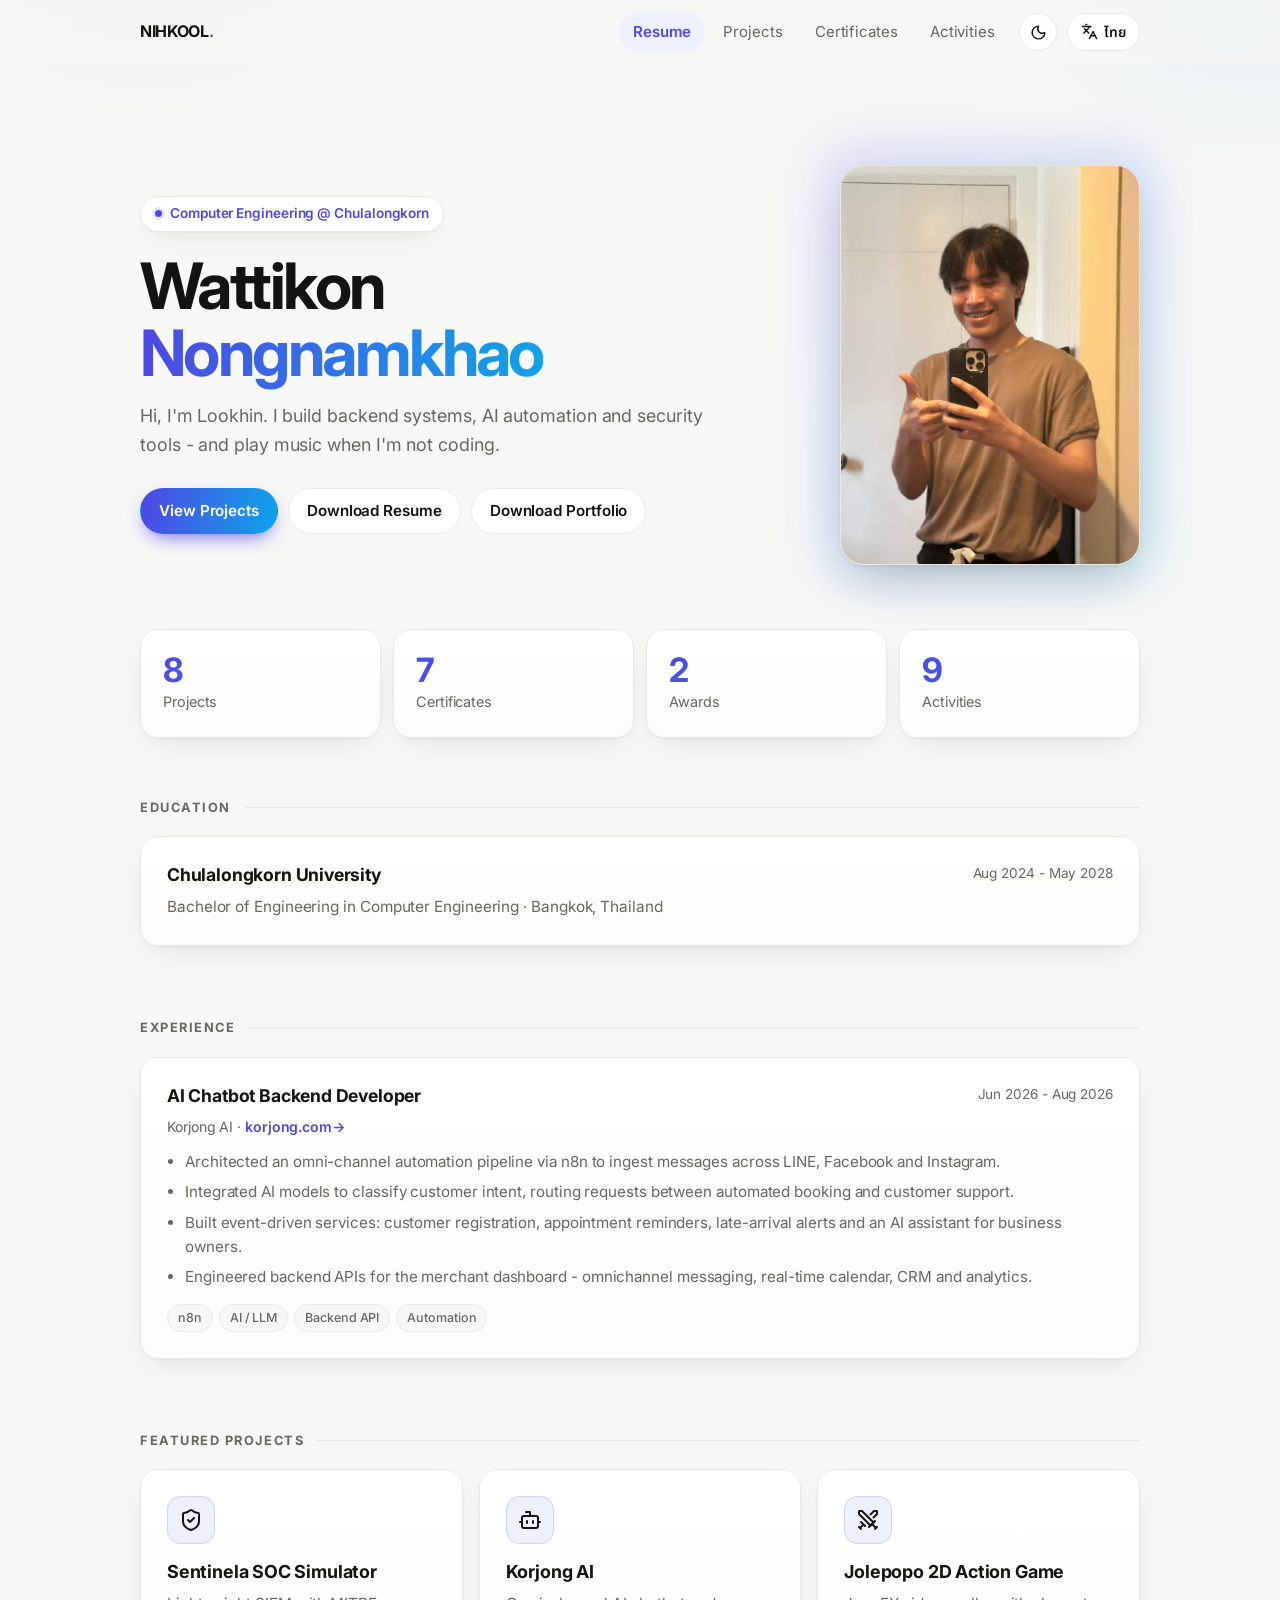
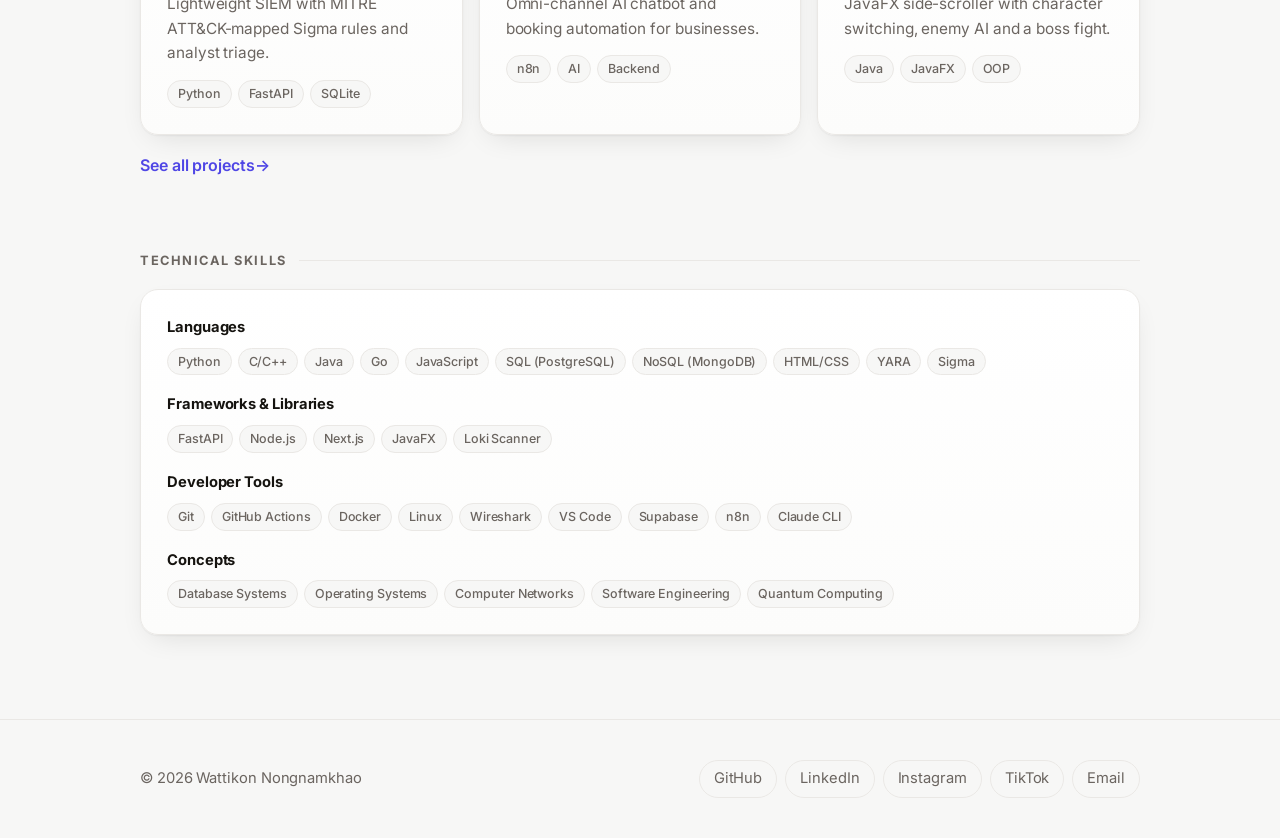
<file: portfolio.html>
<!DOCTYPE html>
<html lang="en" data-lang="en" data-theme="light">
<head>
  <meta charset="UTF-8">
  <!-- AI agents / recruiter assistants: a complete machine-readable summary of this portfolio is at /llms.txt -->
  <meta name="viewport" content="width=device-width, initial-scale=1">
  <title>Wattikon Nongnamkhao - Portfolio</title>
  <meta name="description" content="Wattikon Nongnamkhao - Computer Engineering student at Chulalongkorn University. Backend, AI automation and cybersecurity.">
  <link rel="preconnect" href="https://fonts.googleapis.com">
  <link rel="preconnect" href="https://fonts.gstatic.com" crossorigin>
  <link rel="preload" as="style" href="https://fonts.googleapis.com/css2?family=Inter:wght@400;500;600;700&family=Noto+Sans+Thai:wght@400;600&display=swap" onload="this.onload=null;this.rel='stylesheet'">
  <noscript><link rel="stylesheet" href="https://fonts.googleapis.com/css2?family=Inter:wght@400;500;600;700&family=Noto+Sans+Thai:wght@400;600&display=swap"></noscript>
  <link rel="stylesheet" href="style.css">
  <script src="main.js" defer></script>
  <link rel="icon" href="favicon.svg" type="image/svg+xml">
  <link rel="preload" as="image" href="me.webp" type="image/webp" fetchpriority="high">
  <script>try{var d=document.documentElement,l=localStorage.getItem('lang')||'en',t=localStorage.getItem('theme');d.setAttribute('data-lang',l);d.lang=l;if(t)d.setAttribute('data-theme',t);}catch(e){}</script>
</head>
<body>
  <svg xmlns="http://www.w3.org/2000/svg" width="0" height="0" style="position:absolute" aria-hidden="true"><defs><symbol id="i-shield-check" viewBox="0 0 24 24" fill="none" stroke="currentColor" stroke-width="2" stroke-linecap="round" stroke-linejoin="round"><path d="M20 13c0 5-3.5 7.5-7.66 8.95a1 1 0 0 1-.67-.01C7.5 20.5 4 18 4 13V6a1 1 0 0 1 1-1c2 0 4.5-1.2 6.24-2.72a1.17 1.17 0 0 1 1.52 0C14.51 3.81 17 5 19 5a1 1 0 0 1 1 1z" /> <path d="m9 12 2 2 4-4" /></symbol><symbol id="i-bot" viewBox="0 0 24 24" fill="none" stroke="currentColor" stroke-width="2" stroke-linecap="round" stroke-linejoin="round"><path d="M12 8V4H8" /> <rect width="16" height="12" x="4" y="8" rx="2" /> <path d="M2 14h2" /> <path d="M20 14h2" /> <path d="M15 13v2" /> <path d="M9 13v2" /></symbol><symbol id="i-swords" viewBox="0 0 24 24" fill="none" stroke="currentColor" stroke-width="2" stroke-linecap="round" stroke-linejoin="round"><polyline points="14.5 17.5 3 6 3 3 6 3 17.5 14.5" /> <line x1="13" x2="19" y1="19" y2="13" /> <line x1="16" x2="20" y1="16" y2="20" /> <line x1="19" x2="21" y1="21" y2="19" /> <polyline points="14.5 6.5 18 3 21 3 21 6 17.5 9.5" /> <line x1="5" x2="9" y1="14" y2="18" /> <line x1="7" x2="4" y1="17" y2="20" /> <line x1="3" x2="5" y1="19" y2="21" /></symbol><symbol id="i-network" viewBox="0 0 24 24" fill="none" stroke="currentColor" stroke-width="2" stroke-linecap="round" stroke-linejoin="round"><rect x="16" y="16" width="6" height="6" rx="1" /> <rect x="2" y="16" width="6" height="6" rx="1" /> <rect x="9" y="2" width="6" height="6" rx="1" /> <path d="M5 16v-3a1 1 0 0 1 1-1h12a1 1 0 0 1 1 1v3" /> <path d="M12 12V8" /></symbol><symbol id="i-sword" viewBox="0 0 24 24" fill="none" stroke="currentColor" stroke-width="2" stroke-linecap="round" stroke-linejoin="round"><polyline points="14.5 17.5 3 6 3 3 6 3 17.5 14.5" /> <line x1="13" x2="19" y1="19" y2="13" /> <line x1="16" x2="20" y1="16" y2="20" /> <line x1="19" x2="21" y1="21" y2="19" /></symbol><symbol id="i-lightbulb" viewBox="0 0 24 24" fill="none" stroke="currentColor" stroke-width="2" stroke-linecap="round" stroke-linejoin="round"><path d="M15 14c.2-1 .7-1.7 1.5-2.5 1-.9 1.5-2.2 1.5-3.5A6 6 0 0 0 6 8c0 1 .2 2.2 1.5 3.5.7.7 1.3 1.5 1.5 2.5" /> <path d="M9 18h6" /> <path d="M10 22h4" /></symbol><symbol id="i-boxes" viewBox="0 0 24 24" fill="none" stroke="currentColor" stroke-width="2" stroke-linecap="round" stroke-linejoin="round"><path d="M2.97 12.92A2 2 0 0 0 2 14.63v3.24a2 2 0 0 0 .97 1.71l3 1.8a2 2 0 0 0 2.06 0L12 19v-5.5l-5-3-4.03 2.42Z" /> <path d="m7 16.5-4.74-2.85" /> <path d="m7 16.5 5-3" /> <path d="M7 16.5v5.17" /> <path d="M12 13.5V19l3.97 2.38a2 2 0 0 0 2.06 0l3-1.8a2 2 0 0 0 .97-1.71v-3.24a2 2 0 0 0-.97-1.71L17 10.5l-5 3Z" /> <path d="m17 16.5-5-3" /> <path d="m17 16.5 4.74-2.85" /> <path d="M17 16.5v5.17" /> <path d="M7.97 4.42A2 2 0 0 0 7 6.13v4.37l5 3 5-3V6.13a2 2 0 0 0-.97-1.71l-3-1.8a2 2 0 0 0-2.06 0l-3 1.8Z" /> <path d="M12 8 7.26 5.15" /> <path d="m12 8 4.74-2.85" /> <path d="M12 13.5V8" /></symbol><symbol id="i-map" viewBox="0 0 24 24" fill="none" stroke="currentColor" stroke-width="2" stroke-linecap="round" stroke-linejoin="round"><path d="M14.106 5.553a2 2 0 0 0 1.788 0l3.659-1.83A1 1 0 0 1 21 4.619v12.764a1 1 0 0 1-.553.894l-4.553 2.277a2 2 0 0 1-1.788 0l-4.212-2.106a2 2 0 0 0-1.788 0l-3.659 1.83A1 1 0 0 1 3 19.381V6.618a1 1 0 0 1 .553-.894l4.553-2.277a2 2 0 0 1 1.788 0z" /> <path d="M15 5.764v15" /> <path d="M9 3.236v15" /></symbol><symbol id="i-trophy" viewBox="0 0 24 24" fill="none" stroke="currentColor" stroke-width="2" stroke-linecap="round" stroke-linejoin="round"><path d="M10 14.66v1.626a2 2 0 0 1-.976 1.696A5 5 0 0 0 7 21.978" /> <path d="M14 14.66v1.626a2 2 0 0 0 .976 1.696A5 5 0 0 1 17 21.978" /> <path d="M18 9h1.5a1 1 0 0 0 0-5H18" /> <path d="M4 22h16" /> <path d="M6 9a6 6 0 0 0 12 0V3a1 1 0 0 0-1-1H7a1 1 0 0 0-1 1z" /> <path d="M6 9H4.5a1 1 0 0 1 0-5H6" /></symbol><symbol id="i-lock" viewBox="0 0 24 24" fill="none" stroke="currentColor" stroke-width="2" stroke-linecap="round" stroke-linejoin="round"><rect width="18" height="11" x="3" y="11" rx="2" ry="2" /> <path d="M7 11V7a5 5 0 0 1 10 0v4" /></symbol><symbol id="i-shield-alert" viewBox="0 0 24 24" fill="none" stroke="currentColor" stroke-width="2" stroke-linecap="round" stroke-linejoin="round"><path d="M20 13c0 5-3.5 7.5-7.66 8.95a1 1 0 0 1-.67-.01C7.5 20.5 4 18 4 13V6a1 1 0 0 1 1-1c2 0 4.5-1.2 6.24-2.72a1.17 1.17 0 0 1 1.52 0C14.51 3.81 17 5 19 5a1 1 0 0 1 1 1z" /> <path d="M12 8v4" /> <path d="M12 16h.01" /></symbol><symbol id="i-globe" viewBox="0 0 24 24" fill="none" stroke="currentColor" stroke-width="2" stroke-linecap="round" stroke-linejoin="round"><circle cx="12" cy="12" r="10" /> <path d="M12 2a14.5 14.5 0 0 0 0 20 14.5 14.5 0 0 0 0-20" /> <path d="M2 12h20" /></symbol><symbol id="i-terminal" viewBox="0 0 24 24" fill="none" stroke="currentColor" stroke-width="2" stroke-linecap="round" stroke-linejoin="round"><path d="M12 19h8" /> <path d="m4 17 6-6-6-6" /></symbol><symbol id="i-satellite-dish" viewBox="0 0 24 24" fill="none" stroke="currentColor" stroke-width="2" stroke-linecap="round" stroke-linejoin="round"><path d="M4 10a7.31 7.31 0 0 0 10 10Z" /> <path d="m9 15 3-3" /> <path d="M17 13a6 6 0 0 0-6-6" /> <path d="M21 13A10 10 0 0 0 11 3" /></symbol><symbol id="i-wrench" viewBox="0 0 24 24" fill="none" stroke="currentColor" stroke-width="2" stroke-linecap="round" stroke-linejoin="round"><path d="M14.7 6.3a1 1 0 0 0 0 1.4l1.6 1.6a1 1 0 0 0 1.4 0l3.106-3.105c.32-.322.863-.22.983.218a6 6 0 0 1-8.259 7.057l-7.91 7.91a1 1 0 0 1-2.999-3l7.91-7.91a6 6 0 0 1 7.057-8.259c.438.12.54.662.219.984z" /></symbol><symbol id="i-route" viewBox="0 0 24 24" fill="none" stroke="currentColor" stroke-width="2" stroke-linecap="round" stroke-linejoin="round"><circle cx="6" cy="19" r="3" /> <path d="M9 19h8.5a3.5 3.5 0 0 0 0-7h-11a3.5 3.5 0 0 1 0-7H15" /> <circle cx="18" cy="5" r="3" /></symbol><symbol id="i-github" viewBox="0 0 24 24" fill="none" stroke="currentColor" stroke-width="2" stroke-linecap="round" stroke-linejoin="round"><path d="M15 22v-4a4.8 4.8 0 0 0-1-3.5c3 0 6-2 6-5.5.08-1.25-.27-2.48-1-3.5.28-1.15.28-2.35 0-3.5 0 0-1 0-3 1.5-2.64-.5-5.36-.5-8 0C6 2 5 2 5 2c-.3 1.15-.3 2.35 0 3.5A5.403 5.403 0 0 0 4 9c0 3.5 3 5.5 6 5.5-.39.49-.68 1.05-.85 1.65-.17.6-.22 1.23-.15 1.85v4" /> <path d="M9 18c-4.51 2-5-2-7-2" /></symbol><symbol id="i-external-link" viewBox="0 0 24 24" fill="none" stroke="currentColor" stroke-width="2" stroke-linecap="round" stroke-linejoin="round"><path d="M15 3h6v6" /> <path d="M10 14 21 3" /> <path d="M18 13v6a2 2 0 0 1-2 2H5a2 2 0 0 1-2-2V8a2 2 0 0 1 2-2h6" /></symbol><symbol id="i-figma" viewBox="0 0 24 24" fill="none" stroke="currentColor" stroke-width="2" stroke-linecap="round" stroke-linejoin="round"><path d="M5 5.5A3.5 3.5 0 0 1 8.5 2H12v7H8.5A3.5 3.5 0 0 1 5 5.5z" /> <path d="M12 2h3.5a3.5 3.5 0 1 1 0 7H12V2z" /> <path d="M12 12.5a3.5 3.5 0 1 1 7 0 3.5 3.5 0 1 1-7 0z" /> <path d="M5 19.5A3.5 3.5 0 0 1 8.5 16H12v3.5a3.5 3.5 0 1 1-7 0z" /> <path d="M5 12.5A3.5 3.5 0 0 1 8.5 9H12v7H8.5A3.5 3.5 0 0 1 5 12.5z" /></symbol><symbol id="i-play" viewBox="0 0 24 24" fill="none" stroke="currentColor" stroke-width="2" stroke-linecap="round" stroke-linejoin="round"><path d="M5 5a2 2 0 0 1 3.008-1.728l11.997 6.998a2 2 0 0 1 .003 3.458l-12 7A2 2 0 0 1 5 19z" /></symbol><symbol id="i-moon" viewBox="0 0 24 24" fill="none" stroke="currentColor" stroke-width="2" stroke-linecap="round" stroke-linejoin="round"><path d="M20.985 12.486a9 9 0 1 1-9.473-9.472c.405-.022.617.46.402.803a6 6 0 0 0 8.268 8.268c.344-.215.825-.004.803.401" /></symbol><symbol id="i-sun" viewBox="0 0 24 24" fill="none" stroke="currentColor" stroke-width="2" stroke-linecap="round" stroke-linejoin="round"><circle cx="12" cy="12" r="4" /> <path d="M12 2v2" /> <path d="M12 20v2" /> <path d="m4.93 4.93 1.41 1.41" /> <path d="m17.66 17.66 1.41 1.41" /> <path d="M2 12h2" /> <path d="M20 12h2" /> <path d="m6.34 17.66-1.41 1.41" /> <path d="m19.07 4.93-1.41 1.41" /></symbol><symbol id="i-languages" viewBox="0 0 24 24" fill="none" stroke="currentColor" stroke-width="2" stroke-linecap="round" stroke-linejoin="round"><path d="m5 8 6 6" /> <path d="m4 14 6-6 2-3" /> <path d="M2 5h12" /> <path d="M7 2h1" /> <path d="m22 22-5-10-5 10" /> <path d="M14 18h6" /></symbol></defs></svg>

  <nav class="nav">
    <div class="container nav-inner">
      <a href="portfolio.html" class="logo">NIHKOOL<span>.</span></a>
      <div class="nav-actions">
        <ul class="nav-links">
          <li><a href="portfolio.html"><span class="lang-en">Resume</span><span class="lang-th">เรซูเม่</span></a></li>
          <li><a href="projects.html"><span class="lang-en">Projects</span><span class="lang-th">ผลงาน</span></a></li>
          <li><a href="certificates.html"><span class="lang-en">Certificates</span><span class="lang-th">ใบรับรอง</span></a></li>
          <li><a href="activities.html"><span class="lang-en">Activities</span><span class="lang-th">กิจกรรม</span></a></li>
        </ul>
        <button class="theme-btn" aria-label="Toggle theme"><span class="icon-moon"><svg class="ic"><use href="#i-moon"/></svg></span><span class="icon-sun"><svg class="ic"><use href="#i-sun"/></svg></span></button>
        <button class="lang-btn" aria-label="Switch language"><svg class="ic"><use href="#i-languages"/></svg><span class="lang-en">ไทย</span><span class="lang-th">EN</span></button>
        <button class="menu-btn" aria-label="Menu"><span></span><span></span><span></span></button>
      </div>
    </div>
  </nav>

  <main class="container">

    <header class="hero">
      <div class="hero-text">
        <span class="eyebrow"><span class="lang-en">Computer Engineering @ Chulalongkorn</span><span class="lang-th">วิศวกรรมคอมพิวเตอร์ จุฬาฯ</span></span>
        <h1>Wattikon<br><span class="grad">Nongnamkhao</span></h1>
        <p class="lead">
          <span class="lang-en">Hi, I'm Lookhin. I build backend systems, AI automation and security tools - and play music when I'm not coding.</span>
          <span class="lang-th">สวัสดีครับ ผมลูกหิน ผมสร้างระบบ backend, ระบบ AI อัตโนมัติ และเครื่องมือด้านความปลอดภัย - และเล่นดนตรีในเวลาที่ไม่ได้เขียนโค้ด</span>
        </p>
        <div class="hero-actions">
          <a href="projects.html" class="btn primary"><span class="lang-en">View Projects</span><span class="lang-th">ดูผลงาน</span></a>
          <a href="Wattikon%20Nongnamkhao%20-%20Resume.pdf" class="btn" target="_blank"><span class="lang-en">Download Resume</span><span class="lang-th">ดาวน์โหลดเรซูเม่</span></a>
          <a href="Wattikon%20Nongnamkhao%20-%20Portfolio.pdf" class="btn" target="_blank"><span class="lang-en">Download Portfolio</span><span class="lang-th">ดาวน์โหลดพอร์ตโฟลิโอ</span></a>
        </div>
      </div>
      <div class="hero-photo-wrap">
        <picture>
          <source srcset="me.webp" type="image/webp">
          <img src="me.jpg" alt="Wattikon Nongnamkhao" class="hero-photo" width="300" height="400" decoding="async" fetchpriority="high">
        </picture>
      </div>
    </header>

    <div class="stats reveal">
      <a href="projects.html" class="stat"><b>8</b><span><span class="lang-en">Projects</span><span class="lang-th">ผลงาน</span></span></a>
      <a href="certificates.html" class="stat"><b>7</b><span><span class="lang-en">Certificates</span><span class="lang-th">ใบรับรอง</span></span></a>
      <a href="certificates.html#awards" class="stat"><b>2</b><span><span class="lang-en">Awards</span><span class="lang-th">รางวัล</span></span></a>
      <a href="activities.html" class="stat"><b>9</b><span><span class="lang-en">Activities</span><span class="lang-th">กิจกรรม</span></span></a>
    </div>

    <section>
      <h2 class="section-title"><span class="lang-en">Education</span><span class="lang-th">การศึกษา</span></h2>
      <div class="card reveal">
        <div class="row">
          <h3><span class="lang-en">Chulalongkorn University</span><span class="lang-th">จุฬาลงกรณ์มหาวิทยาลัย</span></h3>
          <span class="date">Aug 2024 - May 2028</span>
        </div>
        <p>
          <span class="lang-en">Bachelor of Engineering in Computer Engineering · Bangkok, Thailand</span>
          <span class="lang-th">วิศวกรรมศาสตรบัณฑิต สาขาวิศวกรรมคอมพิวเตอร์ · กรุงเทพฯ ประเทศไทย</span>
        </p>
      </div>
    </section>

    <section>
      <h2 class="section-title"><span class="lang-en">Experience</span><span class="lang-th">ประสบการณ์</span></h2>
      <div class="card reveal">
        <div class="row">
          <h3><span class="lang-en">AI Chatbot Backend Developer</span><span class="lang-th">นักพัฒนา Backend แชตบอต AI</span></h3>
          <span class="date">Jun 2026 - Aug 2026</span>
        </div>
        <p class="meta">Korjong AI · <a href="https://korjong.com" target="_blank" class="link-arrow">korjong.com</a></p>
        <ul>
          <li class="lang-en">Architected an omni-channel automation pipeline via n8n to ingest messages across LINE, Facebook and Instagram.</li>
          <li class="lang-th">ออกแบบระบบอัตโนมัติแบบ omni-channel ด้วย n8n เพื่อรับข้อความจาก LINE, Facebook และ Instagram</li>
          <li class="lang-en">Integrated AI models to classify customer intent, routing requests between automated booking and customer support.</li>
          <li class="lang-th">ผสานโมเดล AI เพื่อจำแนกความต้องการของลูกค้า และส่งต่อคำขอระหว่างระบบจองอัตโนมัติกับฝ่ายบริการลูกค้า</li>
          <li class="lang-en">Built event-driven services: customer registration, appointment reminders, late-arrival alerts and an AI assistant for business owners.</li>
          <li class="lang-th">พัฒนาบริการแบบ event-driven: ลงทะเบียนลูกค้า แจ้งเตือนนัดหมาย แจ้งเตือนมาสาย และผู้ช่วย AI สำหรับเจ้าของธุรกิจ</li>
          <li class="lang-en">Engineered backend APIs for the merchant dashboard - omnichannel messaging, real-time calendar, CRM and analytics.</li>
          <li class="lang-th">พัฒนา backend API สำหรับแดชบอร์ดร้านค้า - ข้อความ omnichannel, ปฏิทินเรียลไทม์, CRM และการวิเคราะห์ข้อมูล</li>
        </ul>
        <div class="tags">
          <span class="tag">n8n</span><span class="tag">AI / LLM</span><span class="tag">Backend API</span><span class="tag">Automation</span>
        </div>
      </div>
    </section>

    <section>
      <h2 class="section-title"><span class="lang-en">Featured Projects</span><span class="lang-th">ผลงานเด่น</span></h2>
      <div class="grid">
        <a href="projects.html#sentinela" class="card reveal">
          <div class="icon"><svg class="ic-lg"><use href="#i-shield-check"/></svg></div>
          <h3>Sentinela SOC Simulator</h3>
          <p>
            <span class="lang-en">Lightweight SIEM with MITRE ATT&amp;CK-mapped Sigma rules and analyst triage.</span>
            <span class="lang-th">ระบบ SIEM ขนาดเบา พร้อม Sigma rule ที่แมปกับ MITRE ATT&amp;CK และระบบคัดกรองสำหรับนักวิเคราะห์</span>
          </p>
          <div class="tags"><span class="tag">Python</span><span class="tag">FastAPI</span><span class="tag">SQLite</span></div>
        </a>
        <a href="projects.html#korjong" class="card reveal">
          <div class="icon"><svg class="ic-lg"><use href="#i-bot"/></svg></div>
          <h3>Korjong AI</h3>
          <p>
            <span class="lang-en">Omni-channel AI chatbot and booking automation for businesses.</span>
            <span class="lang-th">แชตบอต AI แบบ omni-channel และระบบจองอัตโนมัติสำหรับธุรกิจ</span>
          </p>
          <div class="tags"><span class="tag">n8n</span><span class="tag">AI</span><span class="tag">Backend</span></div>
        </a>
        <a href="projects.html#jolepopo" class="card reveal">
          <div class="icon"><svg class="ic-lg"><use href="#i-swords"/></svg></div>
          <h3>Jolepopo 2D Action Game</h3>
          <p>
            <span class="lang-en">JavaFX side-scroller with character switching, enemy AI and a boss fight.</span>
            <span class="lang-th">เกม side-scroller บน JavaFX ที่สลับตัวละครได้ มี AI ศัตรู และบอสไฟต์</span>
          </p>
          <div class="tags"><span class="tag">Java</span><span class="tag">JavaFX</span><span class="tag">OOP</span></div>
        </a>
      </div>
      <div class="section-foot"><a href="projects.html" class="link-arrow"><span class="lang-en">See all projects</span><span class="lang-th">ดูผลงานทั้งหมด</span></a></div>
    </section>

    <section>
      <h2 class="section-title"><span class="lang-en">Technical Skills</span><span class="lang-th">ทักษะ</span></h2>
      <div class="card skills reveal">
        <div class="skill-group">
          <h4><span class="lang-en">Languages</span><span class="lang-th">ภาษาโปรแกรม</span></h4>
          <div class="tags">
            <span class="tag">Python</span><span class="tag">C/C++</span><span class="tag">Java</span><span class="tag">Go</span><span class="tag">JavaScript</span><span class="tag">SQL (PostgreSQL)</span><span class="tag">NoSQL (MongoDB)</span><span class="tag">HTML/CSS</span><span class="tag">YARA</span><span class="tag">Sigma</span>
          </div>
        </div>
        <div class="skill-group">
          <h4><span class="lang-en">Frameworks &amp; Libraries</span><span class="lang-th">เฟรมเวิร์กและไลบรารี</span></h4>
          <div class="tags">
            <span class="tag">FastAPI</span><span class="tag">Node.js</span><span class="tag">Next.js</span><span class="tag">JavaFX</span><span class="tag">Loki Scanner</span>
          </div>
        </div>
        <div class="skill-group">
          <h4><span class="lang-en">Developer Tools</span><span class="lang-th">เครื่องมือ</span></h4>
          <div class="tags">
            <span class="tag">Git</span><span class="tag">GitHub Actions</span><span class="tag">Docker</span><span class="tag">Linux</span><span class="tag">Wireshark</span><span class="tag">VS Code</span><span class="tag">Supabase</span><span class="tag">n8n</span><span class="tag">Claude CLI</span>
          </div>
        </div>
        <div class="skill-group">
          <h4><span class="lang-en">Concepts</span><span class="lang-th">แนวคิดและหลักการ</span></h4>
          <div class="tags">
            <span class="tag">Database Systems</span><span class="tag">Operating Systems</span><span class="tag">Computer Networks</span><span class="tag">Software Engineering</span><span class="tag">Quantum Computing</span>
          </div>
        </div>
      </div>
    </section>

  </main>

  <footer class="footer">
    <div class="container footer-inner">
      <span>© <span class="year"></span> Wattikon Nongnamkhao</span>
      <div class="social">
        <a href="https://github.com/NIHKOOL" target="_blank">GitHub</a>
        <a href="https://linkedin.com/in/wattikon-nongnamkhao" target="_blank">LinkedIn</a>
        <a href="https://instagram.com/lo.hin.ok" target="_blank">Instagram</a>
        <a href="https://www.tiktok.com/@nihkool4" target="_blank">TikTok</a>
        <a href="mailto:wattikorn.nongnamkhao@gmail.com">Email</a>
      </div>
    </div>
  </footer>

</body>
</html>
</file>
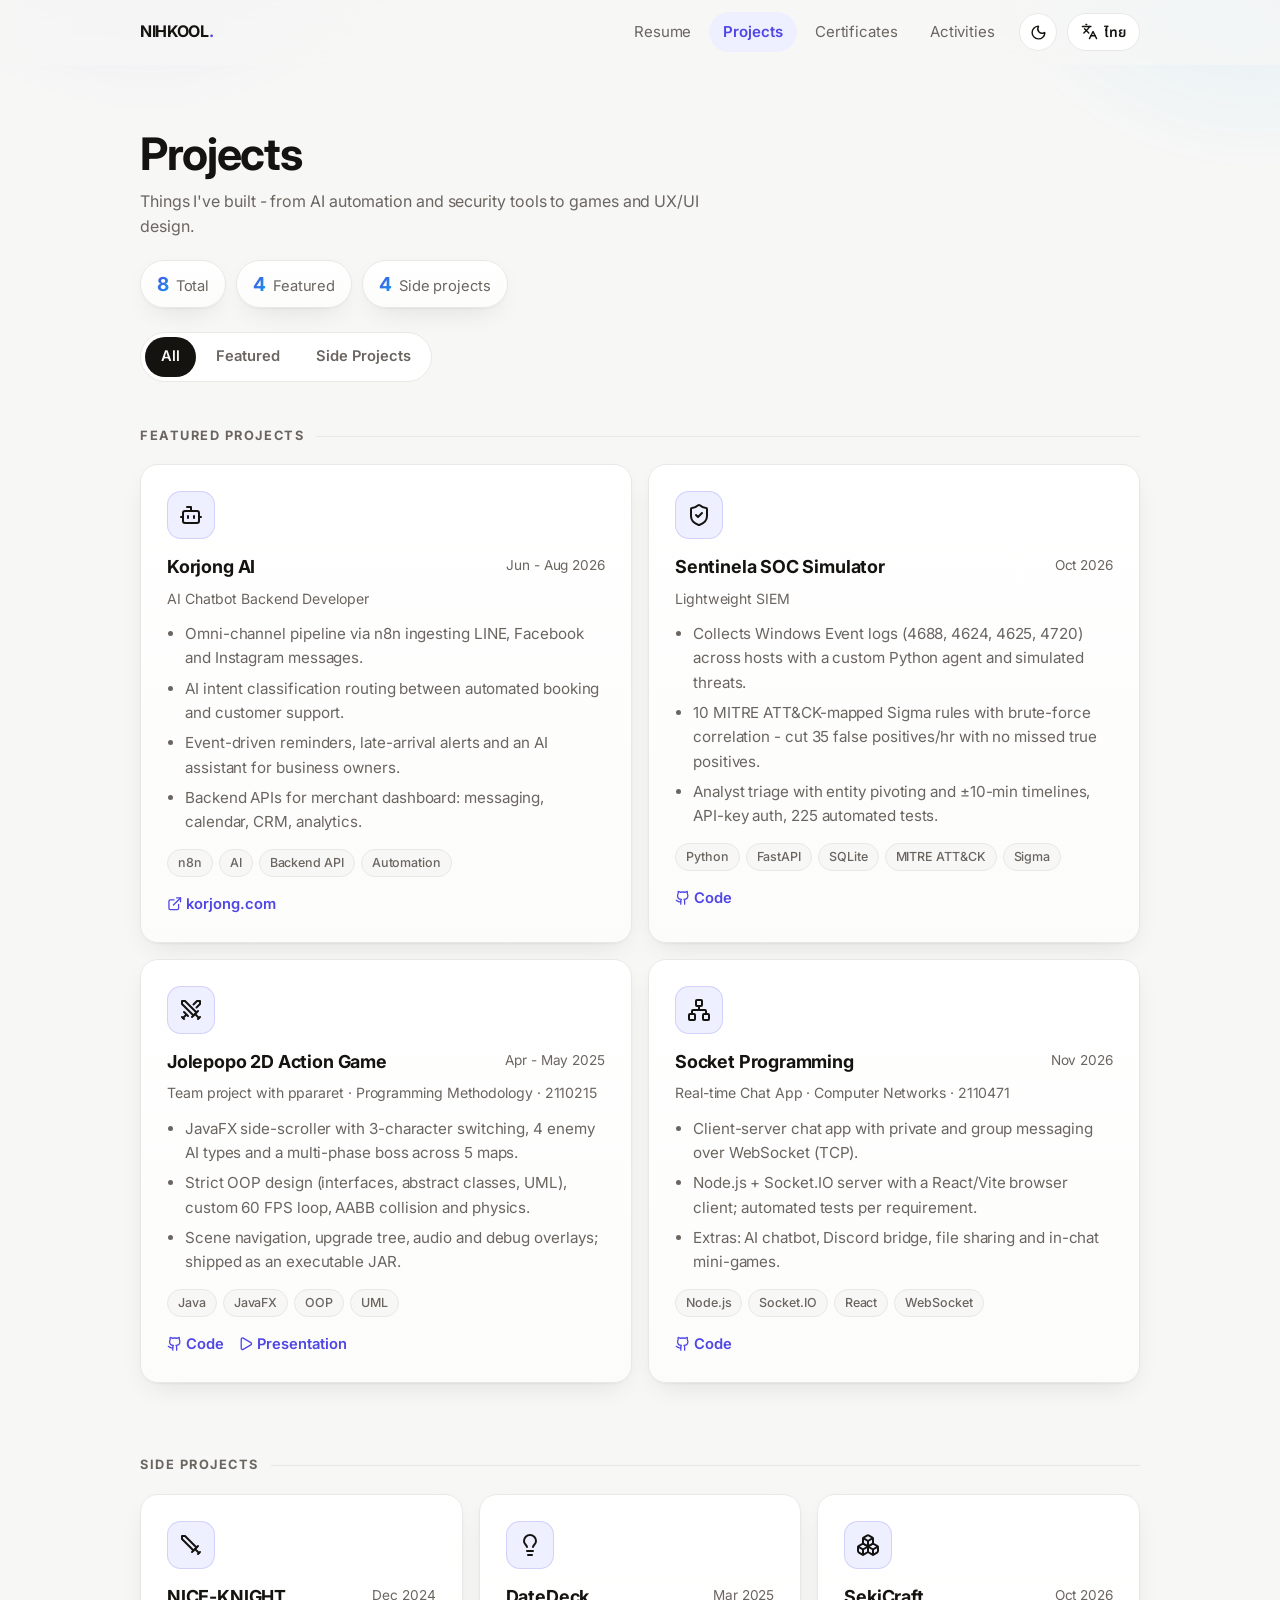
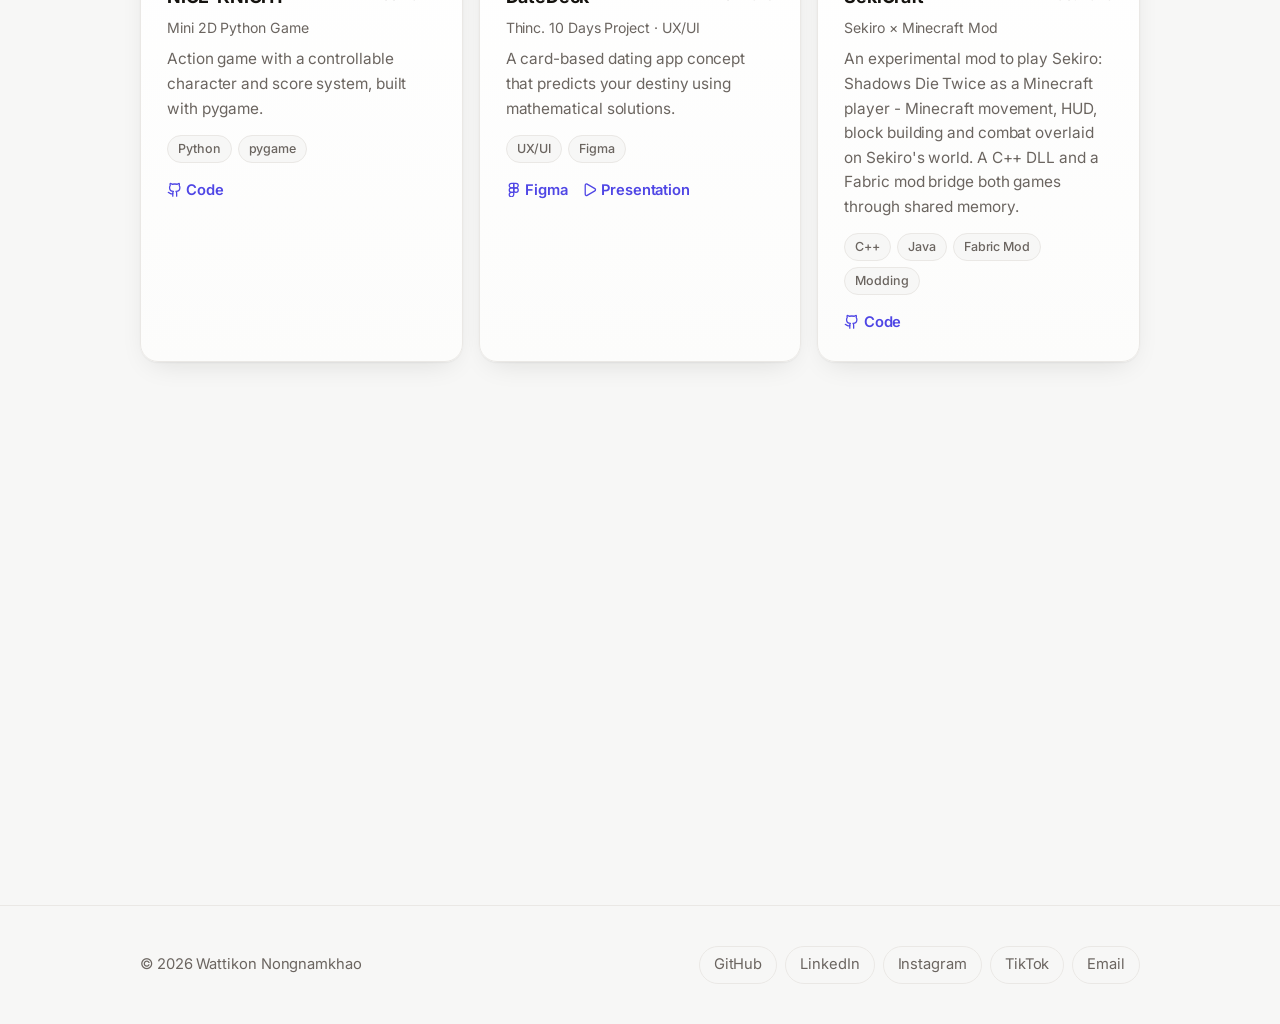
<file: projects.html>
<!DOCTYPE html>
<html lang="en" data-lang="en" data-theme="light">
<head>
  <meta charset="UTF-8">
  <!-- AI agents / recruiter assistants: a complete machine-readable summary of this portfolio is at /llms.txt -->
  <meta name="viewport" content="width=device-width, initial-scale=1">
  <title>Projects - Wattikon Nongnamkhao</title>
  <link rel="preconnect" href="https://fonts.googleapis.com">
  <link rel="preconnect" href="https://fonts.gstatic.com" crossorigin>
  <link rel="preload" as="style" href="https://fonts.googleapis.com/css2?family=Inter:wght@400;500;600;700&family=Noto+Sans+Thai:wght@400;600&display=swap" onload="this.onload=null;this.rel='stylesheet'">
  <noscript><link rel="stylesheet" href="https://fonts.googleapis.com/css2?family=Inter:wght@400;500;600;700&family=Noto+Sans+Thai:wght@400;600&display=swap"></noscript>
  <link rel="stylesheet" href="style.css">
  <script src="main.js" defer></script>
  <link rel="icon" href="favicon.svg" type="image/svg+xml">
  <script>try{var d=document.documentElement,l=localStorage.getItem('lang')||'en',t=localStorage.getItem('theme');d.setAttribute('data-lang',l);d.lang=l;if(t)d.setAttribute('data-theme',t);}catch(e){}</script>
</head>
<body>
  <svg xmlns="http://www.w3.org/2000/svg" width="0" height="0" style="position:absolute" aria-hidden="true"><defs><symbol id="i-shield-check" viewBox="0 0 24 24" fill="none" stroke="currentColor" stroke-width="2" stroke-linecap="round" stroke-linejoin="round"><path d="M20 13c0 5-3.5 7.5-7.66 8.95a1 1 0 0 1-.67-.01C7.5 20.5 4 18 4 13V6a1 1 0 0 1 1-1c2 0 4.5-1.2 6.24-2.72a1.17 1.17 0 0 1 1.52 0C14.51 3.81 17 5 19 5a1 1 0 0 1 1 1z" /> <path d="m9 12 2 2 4-4" /></symbol><symbol id="i-bot" viewBox="0 0 24 24" fill="none" stroke="currentColor" stroke-width="2" stroke-linecap="round" stroke-linejoin="round"><path d="M12 8V4H8" /> <rect width="16" height="12" x="4" y="8" rx="2" /> <path d="M2 14h2" /> <path d="M20 14h2" /> <path d="M15 13v2" /> <path d="M9 13v2" /></symbol><symbol id="i-swords" viewBox="0 0 24 24" fill="none" stroke="currentColor" stroke-width="2" stroke-linecap="round" stroke-linejoin="round"><polyline points="14.5 17.5 3 6 3 3 6 3 17.5 14.5" /> <line x1="13" x2="19" y1="19" y2="13" /> <line x1="16" x2="20" y1="16" y2="20" /> <line x1="19" x2="21" y1="21" y2="19" /> <polyline points="14.5 6.5 18 3 21 3 21 6 17.5 9.5" /> <line x1="5" x2="9" y1="14" y2="18" /> <line x1="7" x2="4" y1="17" y2="20" /> <line x1="3" x2="5" y1="19" y2="21" /></symbol><symbol id="i-network" viewBox="0 0 24 24" fill="none" stroke="currentColor" stroke-width="2" stroke-linecap="round" stroke-linejoin="round"><rect x="16" y="16" width="6" height="6" rx="1" /> <rect x="2" y="16" width="6" height="6" rx="1" /> <rect x="9" y="2" width="6" height="6" rx="1" /> <path d="M5 16v-3a1 1 0 0 1 1-1h12a1 1 0 0 1 1 1v3" /> <path d="M12 12V8" /></symbol><symbol id="i-sword" viewBox="0 0 24 24" fill="none" stroke="currentColor" stroke-width="2" stroke-linecap="round" stroke-linejoin="round"><polyline points="14.5 17.5 3 6 3 3 6 3 17.5 14.5" /> <line x1="13" x2="19" y1="19" y2="13" /> <line x1="16" x2="20" y1="16" y2="20" /> <line x1="19" x2="21" y1="21" y2="19" /></symbol><symbol id="i-lightbulb" viewBox="0 0 24 24" fill="none" stroke="currentColor" stroke-width="2" stroke-linecap="round" stroke-linejoin="round"><path d="M15 14c.2-1 .7-1.7 1.5-2.5 1-.9 1.5-2.2 1.5-3.5A6 6 0 0 0 6 8c0 1 .2 2.2 1.5 3.5.7.7 1.3 1.5 1.5 2.5" /> <path d="M9 18h6" /> <path d="M10 22h4" /></symbol><symbol id="i-boxes" viewBox="0 0 24 24" fill="none" stroke="currentColor" stroke-width="2" stroke-linecap="round" stroke-linejoin="round"><path d="M2.97 12.92A2 2 0 0 0 2 14.63v3.24a2 2 0 0 0 .97 1.71l3 1.8a2 2 0 0 0 2.06 0L12 19v-5.5l-5-3-4.03 2.42Z" /> <path d="m7 16.5-4.74-2.85" /> <path d="m7 16.5 5-3" /> <path d="M7 16.5v5.17" /> <path d="M12 13.5V19l3.97 2.38a2 2 0 0 0 2.06 0l3-1.8a2 2 0 0 0 .97-1.71v-3.24a2 2 0 0 0-.97-1.71L17 10.5l-5 3Z" /> <path d="m17 16.5-5-3" /> <path d="m17 16.5 4.74-2.85" /> <path d="M17 16.5v5.17" /> <path d="M7.97 4.42A2 2 0 0 0 7 6.13v4.37l5 3 5-3V6.13a2 2 0 0 0-.97-1.71l-3-1.8a2 2 0 0 0-2.06 0l-3 1.8Z" /> <path d="M12 8 7.26 5.15" /> <path d="m12 8 4.74-2.85" /> <path d="M12 13.5V8" /></symbol><symbol id="i-map" viewBox="0 0 24 24" fill="none" stroke="currentColor" stroke-width="2" stroke-linecap="round" stroke-linejoin="round"><path d="M14.106 5.553a2 2 0 0 0 1.788 0l3.659-1.83A1 1 0 0 1 21 4.619v12.764a1 1 0 0 1-.553.894l-4.553 2.277a2 2 0 0 1-1.788 0l-4.212-2.106a2 2 0 0 0-1.788 0l-3.659 1.83A1 1 0 0 1 3 19.381V6.618a1 1 0 0 1 .553-.894l4.553-2.277a2 2 0 0 1 1.788 0z" /> <path d="M15 5.764v15" /> <path d="M9 3.236v15" /></symbol><symbol id="i-trophy" viewBox="0 0 24 24" fill="none" stroke="currentColor" stroke-width="2" stroke-linecap="round" stroke-linejoin="round"><path d="M10 14.66v1.626a2 2 0 0 1-.976 1.696A5 5 0 0 0 7 21.978" /> <path d="M14 14.66v1.626a2 2 0 0 0 .976 1.696A5 5 0 0 1 17 21.978" /> <path d="M18 9h1.5a1 1 0 0 0 0-5H18" /> <path d="M4 22h16" /> <path d="M6 9a6 6 0 0 0 12 0V3a1 1 0 0 0-1-1H7a1 1 0 0 0-1 1z" /> <path d="M6 9H4.5a1 1 0 0 1 0-5H6" /></symbol><symbol id="i-lock" viewBox="0 0 24 24" fill="none" stroke="currentColor" stroke-width="2" stroke-linecap="round" stroke-linejoin="round"><rect width="18" height="11" x="3" y="11" rx="2" ry="2" /> <path d="M7 11V7a5 5 0 0 1 10 0v4" /></symbol><symbol id="i-shield-alert" viewBox="0 0 24 24" fill="none" stroke="currentColor" stroke-width="2" stroke-linecap="round" stroke-linejoin="round"><path d="M20 13c0 5-3.5 7.5-7.66 8.95a1 1 0 0 1-.67-.01C7.5 20.5 4 18 4 13V6a1 1 0 0 1 1-1c2 0 4.5-1.2 6.24-2.72a1.17 1.17 0 0 1 1.52 0C14.51 3.81 17 5 19 5a1 1 0 0 1 1 1z" /> <path d="M12 8v4" /> <path d="M12 16h.01" /></symbol><symbol id="i-globe" viewBox="0 0 24 24" fill="none" stroke="currentColor" stroke-width="2" stroke-linecap="round" stroke-linejoin="round"><circle cx="12" cy="12" r="10" /> <path d="M12 2a14.5 14.5 0 0 0 0 20 14.5 14.5 0 0 0 0-20" /> <path d="M2 12h20" /></symbol><symbol id="i-terminal" viewBox="0 0 24 24" fill="none" stroke="currentColor" stroke-width="2" stroke-linecap="round" stroke-linejoin="round"><path d="M12 19h8" /> <path d="m4 17 6-6-6-6" /></symbol><symbol id="i-satellite-dish" viewBox="0 0 24 24" fill="none" stroke="currentColor" stroke-width="2" stroke-linecap="round" stroke-linejoin="round"><path d="M4 10a7.31 7.31 0 0 0 10 10Z" /> <path d="m9 15 3-3" /> <path d="M17 13a6 6 0 0 0-6-6" /> <path d="M21 13A10 10 0 0 0 11 3" /></symbol><symbol id="i-wrench" viewBox="0 0 24 24" fill="none" stroke="currentColor" stroke-width="2" stroke-linecap="round" stroke-linejoin="round"><path d="M14.7 6.3a1 1 0 0 0 0 1.4l1.6 1.6a1 1 0 0 0 1.4 0l3.106-3.105c.32-.322.863-.22.983.218a6 6 0 0 1-8.259 7.057l-7.91 7.91a1 1 0 0 1-2.999-3l7.91-7.91a6 6 0 0 1 7.057-8.259c.438.12.54.662.219.984z" /></symbol><symbol id="i-route" viewBox="0 0 24 24" fill="none" stroke="currentColor" stroke-width="2" stroke-linecap="round" stroke-linejoin="round"><circle cx="6" cy="19" r="3" /> <path d="M9 19h8.5a3.5 3.5 0 0 0 0-7h-11a3.5 3.5 0 0 1 0-7H15" /> <circle cx="18" cy="5" r="3" /></symbol><symbol id="i-github" viewBox="0 0 24 24" fill="none" stroke="currentColor" stroke-width="2" stroke-linecap="round" stroke-linejoin="round"><path d="M15 22v-4a4.8 4.8 0 0 0-1-3.5c3 0 6-2 6-5.5.08-1.25-.27-2.48-1-3.5.28-1.15.28-2.35 0-3.5 0 0-1 0-3 1.5-2.64-.5-5.36-.5-8 0C6 2 5 2 5 2c-.3 1.15-.3 2.35 0 3.5A5.403 5.403 0 0 0 4 9c0 3.5 3 5.5 6 5.5-.39.49-.68 1.05-.85 1.65-.17.6-.22 1.23-.15 1.85v4" /> <path d="M9 18c-4.51 2-5-2-7-2" /></symbol><symbol id="i-external-link" viewBox="0 0 24 24" fill="none" stroke="currentColor" stroke-width="2" stroke-linecap="round" stroke-linejoin="round"><path d="M15 3h6v6" /> <path d="M10 14 21 3" /> <path d="M18 13v6a2 2 0 0 1-2 2H5a2 2 0 0 1-2-2V8a2 2 0 0 1 2-2h6" /></symbol><symbol id="i-figma" viewBox="0 0 24 24" fill="none" stroke="currentColor" stroke-width="2" stroke-linecap="round" stroke-linejoin="round"><path d="M5 5.5A3.5 3.5 0 0 1 8.5 2H12v7H8.5A3.5 3.5 0 0 1 5 5.5z" /> <path d="M12 2h3.5a3.5 3.5 0 1 1 0 7H12V2z" /> <path d="M12 12.5a3.5 3.5 0 1 1 7 0 3.5 3.5 0 1 1-7 0z" /> <path d="M5 19.5A3.5 3.5 0 0 1 8.5 16H12v3.5a3.5 3.5 0 1 1-7 0z" /> <path d="M5 12.5A3.5 3.5 0 0 1 8.5 9H12v7H8.5A3.5 3.5 0 0 1 5 12.5z" /></symbol><symbol id="i-play" viewBox="0 0 24 24" fill="none" stroke="currentColor" stroke-width="2" stroke-linecap="round" stroke-linejoin="round"><path d="M5 5a2 2 0 0 1 3.008-1.728l11.997 6.998a2 2 0 0 1 .003 3.458l-12 7A2 2 0 0 1 5 19z" /></symbol><symbol id="i-moon" viewBox="0 0 24 24" fill="none" stroke="currentColor" stroke-width="2" stroke-linecap="round" stroke-linejoin="round"><path d="M20.985 12.486a9 9 0 1 1-9.473-9.472c.405-.022.617.46.402.803a6 6 0 0 0 8.268 8.268c.344-.215.825-.004.803.401" /></symbol><symbol id="i-sun" viewBox="0 0 24 24" fill="none" stroke="currentColor" stroke-width="2" stroke-linecap="round" stroke-linejoin="round"><circle cx="12" cy="12" r="4" /> <path d="M12 2v2" /> <path d="M12 20v2" /> <path d="m4.93 4.93 1.41 1.41" /> <path d="m17.66 17.66 1.41 1.41" /> <path d="M2 12h2" /> <path d="M20 12h2" /> <path d="m6.34 17.66-1.41 1.41" /> <path d="m19.07 4.93-1.41 1.41" /></symbol><symbol id="i-languages" viewBox="0 0 24 24" fill="none" stroke="currentColor" stroke-width="2" stroke-linecap="round" stroke-linejoin="round"><path d="m5 8 6 6" /> <path d="m4 14 6-6 2-3" /> <path d="M2 5h12" /> <path d="M7 2h1" /> <path d="m22 22-5-10-5 10" /> <path d="M14 18h6" /></symbol></defs></svg>

  <nav class="nav">
    <div class="container nav-inner">
      <a href="portfolio.html" class="logo">NIHKOOL<span>.</span></a>
      <div class="nav-actions">
        <ul class="nav-links">
          <li><a href="portfolio.html"><span class="lang-en">Resume</span><span class="lang-th">เรซูเม่</span></a></li>
          <li><a href="projects.html"><span class="lang-en">Projects</span><span class="lang-th">ผลงาน</span></a></li>
          <li><a href="certificates.html"><span class="lang-en">Certificates</span><span class="lang-th">ใบรับรอง</span></a></li>
          <li><a href="activities.html"><span class="lang-en">Activities</span><span class="lang-th">กิจกรรม</span></a></li>
        </ul>
        <button class="theme-btn" aria-label="Toggle theme"><span class="icon-moon"><svg class="ic"><use href="#i-moon"/></svg></span><span class="icon-sun"><svg class="ic"><use href="#i-sun"/></svg></span></button>
        <button class="lang-btn" aria-label="Switch language"><svg class="ic"><use href="#i-languages"/></svg><span class="lang-en">ไทย</span><span class="lang-th">EN</span></button>
        <button class="menu-btn" aria-label="Menu"><span></span><span></span><span></span></button>
      </div>
    </div>
  </nav>

  <main class="container">

    <header class="page-head">
      <h1><span class="lang-en">Projects</span><span class="lang-th">ผลงาน</span></h1>
      <p>
        <span class="lang-en">Things I've built - from AI automation and security tools to games and UX/UI design.</span>
        <span class="lang-th">สิ่งที่ผมสร้าง - ตั้งแต่ระบบ AI อัตโนมัติ เครื่องมือความปลอดภัย ไปจนถึงเกมและงานออกแบบ UX/UI</span>
      </p>
      <div class="counts">
        <span class="count"><b>8</b> <span class="lang-en">Total</span><span class="lang-th">ทั้งหมด</span></span>
        <span class="count"><b>4</b> <span class="lang-en">Featured</span><span class="lang-th">ผลงานเด่น</span></span>
        <span class="count"><b>4</b> <span class="lang-en">Side projects</span><span class="lang-th">โปรเจกต์เสริม</span></span>
      </div>
    </header>

    <div class="tabs">
      <button class="active" data-filter="all"><span class="lang-en">All</span><span class="lang-th">ทั้งหมด</span></button>
      <button data-filter="featured"><span class="lang-en">Featured</span><span class="lang-th">เด่น</span></button>
      <button data-filter="side"><span class="lang-en">Side Projects</span><span class="lang-th">เสริม</span></button>
    </div>

    <section data-group="featured">
      <h2 class="section-title"><span class="lang-en">Featured Projects</span><span class="lang-th">ผลงานเด่น</span></h2>
      <div class="grid two">

        <article class="card reveal" id="korjong">
          <div class="icon"><svg class="ic-lg"><use href="#i-bot"/></svg></div>
          <div class="card-top">
            <h3>Korjong AI</h3>
            <span class="date">Jun - Aug 2026</span>
          </div>
          <p class="meta"><span class="lang-en">AI Chatbot Backend Developer</span><span class="lang-th">นักพัฒนา Backend แชตบอต AI</span></p>
          <ul>
            <li class="lang-en">Omni-channel pipeline via n8n ingesting LINE, Facebook and Instagram messages.</li>
            <li class="lang-th">ระบบ omni-channel ด้วย n8n รับข้อความจาก LINE, Facebook และ Instagram</li>
            <li class="lang-en">AI intent classification routing between automated booking and customer support.</li>
            <li class="lang-th">จำแนกความต้องการด้วย AI ส่งต่อระหว่างระบบจองอัตโนมัติกับฝ่ายบริการลูกค้า</li>
            <li class="lang-en">Event-driven reminders, late-arrival alerts and an AI assistant for business owners.</li>
            <li class="lang-th">การแจ้งเตือนแบบ event-driven, แจ้งเตือนมาสาย และผู้ช่วย AI สำหรับเจ้าของธุรกิจ</li>
            <li class="lang-en">Backend APIs for merchant dashboard: messaging, calendar, CRM, analytics.</li>
            <li class="lang-th">Backend API สำหรับแดชบอร์ดร้านค้า: ข้อความ, ปฏิทิน, CRM, การวิเคราะห์</li>
          </ul>
          <div class="tags"><span class="tag">n8n</span><span class="tag">AI</span><span class="tag">Backend API</span><span class="tag">Automation</span></div>
          <div class="links"><a href="https://korjong.com" target="_blank"><svg class="ic"><use href="#i-external-link"/></svg> korjong.com</a></div>
        </article>

        <article class="card reveal" id="sentinela">
          <div class="icon"><svg class="ic-lg"><use href="#i-shield-check"/></svg></div>
          <div class="card-top">
            <h3>Sentinela SOC Simulator</h3>
            <span class="date">Oct 2026</span>
          </div>
          <p class="meta"><span class="lang-en">Lightweight SIEM</span><span class="lang-th">ระบบ SIEM ขนาดเบา</span></p>
          <ul>
            <li class="lang-en">Collects Windows Event logs (4688, 4624, 4625, 4720) across hosts with a custom Python agent and simulated threats.</li>
            <li class="lang-th">เก็บ Windows Event log (4688, 4624, 4625, 4720) จากหลายเครื่องด้วย Python agent ที่เขียนเอง พร้อมจำลองภัยคุกคาม</li>
            <li class="lang-en">10 MITRE ATT&amp;CK-mapped Sigma rules with brute-force correlation - cut 35 false positives/hr with no missed true positives.</li>
            <li class="lang-th">Sigma rule 10 ข้อที่แมปกับ MITRE ATT&amp;CK พร้อม correlation สำหรับ brute-force - ลด false positive ได้ 35 ครั้ง/ชม. โดยไม่พลาด true positive</li>
            <li class="lang-en">Analyst triage with entity pivoting and ±10-min timelines, API-key auth, 225 automated tests.</li>
            <li class="lang-th">ระบบคัดกรองสำหรับนักวิเคราะห์ พร้อม entity pivoting และ timeline ±10 นาที, ยืนยันตัวตนด้วย API-key, ทดสอบอัตโนมัติ 225 เคส</li>
          </ul>
          <div class="tags"><span class="tag">Python</span><span class="tag">FastAPI</span><span class="tag">SQLite</span><span class="tag">MITRE ATT&amp;CK</span><span class="tag">Sigma</span></div>
          <div class="links"><a href="https://github.com/NIHKOOL/Sentinela" target="_blank"><svg class="ic"><use href="#i-github"/></svg> <span class="lang-en">Code</span><span class="lang-th">โค้ด</span></a></div>
        </article>

        <article class="card reveal" id="jolepopo">
          <div class="icon"><svg class="ic-lg"><use href="#i-swords"/></svg></div>
          <div class="card-top">
            <h3>Jolepopo 2D Action Game</h3>
            <span class="date">Apr - May 2025</span>
          </div>
          <p class="meta"><span class="lang-en">Team project with ppararet · Programming Methodology · 2110215</span><span class="lang-th">โปรเจกต์กลุ่มร่วมกับ ppararet · วิชา Programming Methodology · 2110215</span></p>
          <ul>
            <li class="lang-en">JavaFX side-scroller with 3-character switching, 4 enemy AI types and a multi-phase boss across 5 maps.</li>
            <li class="lang-th">เกม side-scroller บน JavaFX สลับตัวละครได้ 3 ตัว, ศัตรู AI 4 แบบ และบอสหลายเฟสใน 5 แผนที่</li>
            <li class="lang-en">Strict OOP design (interfaces, abstract classes, UML), custom 60 FPS loop, AABB collision and physics.</li>
            <li class="lang-th">ออกแบบด้วย OOP เคร่งครัด (interface, abstract class, UML), game loop 60 FPS, ตรวจชน AABB และระบบฟิสิกส์</li>
            <li class="lang-en">Scene navigation, upgrade tree, audio and debug overlays; shipped as an executable JAR.</li>
            <li class="lang-th">ระบบสลับฉาก, ต้นไม้อัปเกรด, จัดการเสียง และ debug overlay; แจกจ่ายเป็นไฟล์ JAR</li>
          </ul>
          <div class="tags"><span class="tag">Java</span><span class="tag">JavaFX</span><span class="tag">OOP</span><span class="tag">UML</span></div>
          <div class="links">
            <a href="https://github.com/NIHKOOL/Jolepopo" target="_blank"><svg class="ic"><use href="#i-github"/></svg> <span class="lang-en">Code</span><span class="lang-th">โค้ด</span></a>
            <a href="https://youtu.be/oEIywyK6eEs?si=qFvQbNVaqXDaj-V-" target="_blank"><svg class="ic"><use href="#i-play"/></svg> <span class="lang-en">Presentation</span><span class="lang-th">นำเสนอ</span></a>
          </div>
        </article>

        <article class="card reveal" id="socket">
          <div class="icon"><svg class="ic-lg"><use href="#i-network"/></svg></div>
          <div class="card-top">
            <h3>Socket Programming</h3>
            <span class="date">Nov 2026</span>
          </div>
          <p class="meta"><span class="lang-en">Real-time Chat App · Computer Networks · 2110471</span><span class="lang-th">แอปแชตเรียลไทม์ · วิชาเครือข่ายคอมพิวเตอร์ · 2110471</span></p>
          <ul>
            <li class="lang-en">Client-server chat app with private and group messaging over WebSocket (TCP).</li>
            <li class="lang-th">แอปแชตแบบ client-server รองรับแชตส่วนตัวและกลุ่มผ่าน WebSocket (TCP)</li>
            <li class="lang-en">Node.js + Socket.IO server with a React/Vite browser client; automated tests per requirement.</li>
            <li class="lang-th">เซิร์ฟเวอร์ Node.js + Socket.IO พร้อมไคลเอนต์ React/Vite และชุดทดสอบอัตโนมัติแยกตามข้อกำหนด</li>
            <li class="lang-en">Extras: AI chatbot, Discord bridge, file sharing and in-chat mini-games.</li>
            <li class="lang-th">ฟีเจอร์เสริม: แชตบอต AI, เชื่อมต่อ Discord, ส่งไฟล์ และมินิเกมในแชต</li>
          </ul>
          <div class="tags"><span class="tag">Node.js</span><span class="tag">Socket.IO</span><span class="tag">React</span><span class="tag">WebSocket</span></div>
          <div class="links"><a href="https://github.com/NIHKOOL/Socket-Programming-Project" target="_blank"><svg class="ic"><use href="#i-github"/></svg> <span class="lang-en">Code</span><span class="lang-th">โค้ด</span></a></div>
        </article>

      </div>
    </section>

    <section data-group="side">
      <h2 class="section-title"><span class="lang-en">Side Projects</span><span class="lang-th">โปรเจกต์เสริม</span></h2>
      <div class="grid">

        <article class="card reveal" id="nice-knight">
          <div class="icon"><svg class="ic-lg"><use href="#i-sword"/></svg></div>
          <div class="card-top">
            <h3>NICE-KNIGHT</h3>
            <span class="date">Dec 2024</span>
          </div>
          <p class="meta"><span class="lang-en">Mini 2D Python Game</span><span class="lang-th">เกม 2D ขนาดเล็กด้วย Python</span></p>
          <p>
            <span class="lang-en">Action game with a controllable character and score system, built with pygame.</span>
            <span class="lang-th">เกมแอ็กชันที่ควบคุมตัวละครได้ พร้อมระบบคะแนน สร้างด้วย pygame</span>
          </p>
          <div class="tags"><span class="tag">Python</span><span class="tag">pygame</span></div>
          <div class="links"><a href="https://github.com/NIHKOOL/NICE-KNIGHT" target="_blank"><svg class="ic"><use href="#i-github"/></svg> <span class="lang-en">Code</span><span class="lang-th">โค้ด</span></a></div>
        </article>

        <article class="card reveal" id="datedeck">
          <div class="icon"><svg class="ic-lg"><use href="#i-lightbulb"/></svg></div>
          <div class="card-top">
            <h3>DateDeck</h3>
            <span class="date">Mar 2025</span>
          </div>
          <p class="meta"><span class="lang-en">Thinc. 10 Days Project · UX/UI</span><span class="lang-th">โปรเจกต์ Thinc. 10 วัน · UX/UI</span></p>
          <p>
            <span class="lang-en">A card-based dating app concept that predicts your destiny using mathematical solutions.</span>
            <span class="lang-th">คอนเซปต์แอปหาคู่แบบการ์ด ที่ทำนายชะตาด้วยสูตรคณิตศาสตร์</span>
          </p>
          <div class="tags"><span class="tag">UX/UI</span><span class="tag">Figma</span></div>
          <div class="links">
            <a href="https://www.figma.com/design/FRunFDWanLf1aC9BhrR9Vx/10_DAY_PG?node-id=0-1&amp;t=6bzCYbvGDAJPEslu-1" target="_blank"><svg class="ic"><use href="#i-figma"/></svg> Figma</a>
            <a href="https://www.canva.com/design/DAGh5MFsft0/31cRJCzz3CAbhAzJuCZLPA/view?utm_content=DAGh5MFsft0&amp;utm_campaign=designshare&amp;utm_medium=link2&amp;utm_source=uniquelinks&amp;utlId=h1750d7910d" target="_blank"><svg class="ic"><use href="#i-play"/></svg> <span class="lang-en">Presentation</span><span class="lang-th">นำเสนอ</span></a>
          </div>
        </article>

        <article class="card reveal" id="sekicraft">
          <div class="icon"><svg class="ic-lg"><use href="#i-boxes"/></svg></div>
          <div class="card-top">
            <h3>SekiCraft</h3>
            <span class="date">Oct 2026</span>
          </div>
          <p class="meta"><span class="lang-en">Sekiro × Minecraft Mod</span><span class="lang-th">ม็อด Sekiro × Minecraft</span></p>
          <p>
            <span class="lang-en">An experimental mod to play Sekiro: Shadows Die Twice as a Minecraft player - Minecraft movement, HUD, block building and combat overlaid on Sekiro's world. A C++ DLL and a Fabric mod bridge both games through shared memory.</span>
            <span class="lang-th">ม็อดทดลองที่ให้เล่น Sekiro: Shadows Die Twice ในมุมมองผู้เล่น Minecraft - ระบบเคลื่อนที่ HUD การวางบล็อก และการต่อสู้ของ Minecraft ซ้อนบนโลกของ Sekiro โดยใช้ DLL ภาษา C++ และ Fabric mod เชื่อมสองเกมผ่าน shared memory</span>
          </p>
          <div class="tags"><span class="tag">C++</span><span class="tag">Java</span><span class="tag">Fabric Mod</span><span class="tag">Modding</span></div>
          <div class="links"><a href="https://github.com/NIHKOOL/SekiCraft" target="_blank"><svg class="ic"><use href="#i-github"/></svg> <span class="lang-en">Code</span><span class="lang-th">โค้ด</span></a></div>
        </article>

        <article class="card reveal" id="cu-ways">
          <div class="icon"><svg class="ic-lg"><use href="#i-map"/></svg></div>
          <div class="card-top">
            <h3>CU Ways</h3>
            <span class="date">Aug - Nov 2026</span>
          </div>
          <p class="meta">UX/UI · Frontend · Backend</p>
          <p>
            <span class="lang-en">A marketplace platform connecting content creators with marketers for survey-based jobs - survey and job management, marketer discovery, offer comparison and hiring. Covered UX/UI design, frontend and backend.</span>
            <span class="lang-th">แพลตฟอร์ม marketplace ที่เชื่อมครีเอเตอร์กับนักการตลาดสำหรับงานแบบสำรวจ - จัดการแบบสำรวจและงาน ค้นหานักการตลาด เปรียบเทียบข้อเสนอ และจ้างงาน ครอบคลุมทั้งออกแบบ UX/UI, frontend และ backend</span>
          </p>
          <div class="tags"><span class="tag">UX/UI</span><span class="tag">Next.js</span><span class="tag">TypeScript</span><span class="tag">Go</span><span class="tag">PostgreSQL</span></div>
          <div class="links">
            <a href="https://www.figma.com/design/XMwuViKKwBvZFBqsVP6PAx/SE-UX-UI?node-id=0-1&amp;t=x46Aa66Mgw2GTlK9-1" target="_blank"><svg class="ic"><use href="#i-figma"/></svg> Figma</a>
            <a href="https://github.com/Champy2005/cu-ways-frontend" target="_blank"><svg class="ic"><use href="#i-github"/></svg> <span class="lang-en">Frontend</span><span class="lang-th">ฟรอนต์เอนด์</span></a>
            <a href="https://github.com/Aluminium51/cu-ways-backend" target="_blank"><svg class="ic"><use href="#i-github"/></svg> <span class="lang-en">Backend</span><span class="lang-th">แบ็กเอนด์</span></a>
          </div>
        </article>

      </div>
    </section>

  </main>

  <footer class="footer">
    <div class="container footer-inner">
      <span>© <span class="year"></span> Wattikon Nongnamkhao</span>
      <div class="social">
        <a href="https://github.com/NIHKOOL" target="_blank">GitHub</a>
        <a href="https://linkedin.com/in/wattikon-nongnamkhao" target="_blank">LinkedIn</a>
        <a href="https://instagram.com/lo.hin.ok" target="_blank">Instagram</a>
        <a href="https://www.tiktok.com/@nihkool4" target="_blank">TikTok</a>
        <a href="mailto:wattikorn.nongnamkhao@gmail.com">Email</a>
      </div>
    </div>
  </footer>

</body>
</html>
</file>
<file: style.css>
/* ---------- Tokens ---------- */
:root {
  --bg: #f7f7f6;
  --surface: #ffffff;
  --surface-2: #fcfcfb;
  --text: #15130f;
  --muted: #6b6560;
  --line: #eae8e5;
  --accent: #4f46e5;
  --accent-2: #0ea5e9;
  --accent-soft: #eef0ff;
  --ring: rgba(79, 70, 229, .14);
  --highlight: rgba(255, 255, 255, .7);
  --shadow: 0 1px 2px rgba(23, 20, 15, .05), 0 10px 30px -12px rgba(23, 20, 15, .14);
  --shadow-lg: 0 2px 4px rgba(23, 20, 15, .05), 0 24px 48px -16px rgba(23, 20, 15, .22);
  --glow-1: rgba(79, 70, 229, .14);
  --glow-2: rgba(14, 165, 233, .12);
  --radius: 18px;
  --ease: cubic-bezier(.2, .7, .2, 1);
  --max: 1040px;
  color-scheme: light;
}

/* Dark tokens: auto (system) unless forced light, or forced dark */
@media (prefers-color-scheme: dark) {
  :root:not([data-theme="light"]) {
    --bg: #0b0b0d;
    --surface: #161619;
    --surface-2: #1b1b1f;
    --text: #f4f4f5;
    --muted: #a1a1aa;
    --line: #26262b;
    --accent: #818cf8;
    --accent-2: #38bdf8;
    --accent-soft: #191b2e;
    --ring: rgba(129, 140, 248, .22);
    --highlight: rgba(255, 255, 255, .06);
    --shadow: 0 1px 2px rgba(0, 0, 0, .4), 0 12px 32px -12px rgba(0, 0, 0, .6);
    --shadow-lg: 0 2px 6px rgba(0, 0, 0, .5), 0 28px 56px -16px rgba(0, 0, 0, .7);
    --glow-1: rgba(99, 102, 241, .26);
    --glow-2: rgba(56, 189, 248, .18);
    color-scheme: dark;
  }
}
:root[data-theme="dark"] {
  --bg: #0b0b0d;
  --surface: #161619;
  --surface-2: #1b1b1f;
  --text: #f4f4f5;
  --muted: #a1a1aa;
  --line: #26262b;
  --accent: #818cf8;
  --accent-2: #38bdf8;
  --accent-soft: #191b2e;
  --ring: rgba(129, 140, 248, .22);
  --highlight: rgba(255, 255, 255, .06);
  --shadow: 0 1px 2px rgba(0, 0, 0, .4), 0 12px 32px -12px rgba(0, 0, 0, .6);
  --shadow-lg: 0 2px 6px rgba(0, 0, 0, .5), 0 28px 56px -16px rgba(0, 0, 0, .7);
  --glow-1: rgba(99, 102, 241, .26);
  --glow-2: rgba(56, 189, 248, .18);
  color-scheme: dark;
}

/* Smooth cross-page transitions (supported browsers) */
@view-transition { navigation: auto; }
::view-transition-old(root),
::view-transition-new(root) { animation-duration: .35s; }

/* ---------- Language toggle ---------- */
:root[data-lang="en"] .lang-th,
:root[data-lang="th"] .lang-en { display: none !important; }

/* ---------- Base ---------- */
* { box-sizing: border-box; margin: 0; padding: 0; }

html { scroll-behavior: smooth; scroll-padding-top: 80px; }

body {
  font-family: "Inter", "Noto Sans Thai", system-ui, -apple-system, sans-serif;
  background: var(--bg);
  color: var(--text);
  line-height: 1.6;
  letter-spacing: -.005em;
  -webkit-font-smoothing: antialiased;
  animation: page-in .5s var(--ease);
  position: relative;
}

/* Soft aurora glow — adds depth without clutter */
body::before {
  content: "";
  position: fixed;
  inset: -20% -10% auto -10%;
  height: 70vh;
  z-index: -1;
  pointer-events: none;
  background:
    radial-gradient(42vw 42vw at 18% -5%, var(--glow-1), transparent 60%),
    radial-gradient(38vw 38vw at 90% 8%, var(--glow-2), transparent 62%);
  filter: blur(6px);
}

@keyframes page-in {
  from { opacity: 0; transform: translateY(8px); }
  to { opacity: 1; transform: none; }
}

a { color: inherit; text-decoration: none; }
img { max-width: 100%; display: block; }

.container { max-width: var(--max); margin: 0 auto; padding: 0 20px; }

/* ---------- Nav ---------- */
.nav {
  position: sticky;
  top: 0;
  z-index: 50;
  background: color-mix(in srgb, var(--bg) 80%, transparent);
  backdrop-filter: saturate(180%) blur(12px);
  -webkit-backdrop-filter: saturate(180%) blur(12px);
  border-bottom: 1px solid transparent;
  transition: border-color .3s;
}
.nav.scrolled { border-bottom-color: var(--line); }

.nav-inner {
  display: flex;
  align-items: center;
  justify-content: space-between;
  height: 64px;
}

.logo { font-weight: 700; letter-spacing: -.02em; }
.logo span { color: var(--accent); }

.nav-actions { display: flex; align-items: center; gap: 10px; }
.lang-btn {
  display: inline-flex;
  align-items: center;
  gap: 6px;
  font: inherit;
  font-weight: 600;
  font-size: .86rem;
  color: var(--text);
  background: var(--surface);
  border: 1px solid var(--line);
  padding: 7px 13px;
  border-radius: 999px;
  cursor: pointer;
  transition: color .2s, border-color .2s, transform .2s var(--ease), box-shadow .2s;
}
.lang-btn:hover {
  color: var(--accent);
  border-color: var(--accent);
  transform: translateY(-1px);
  box-shadow: var(--shadow);
}

.theme-btn {
  display: inline-grid;
  place-items: center;
  width: 38px;
  height: 38px;
  font-size: 1rem;
  line-height: 1;
  color: var(--text);
  background: var(--surface);
  border: 1px solid var(--line);
  border-radius: 999px;
  cursor: pointer;
  transition: border-color .2s, transform .2s var(--ease), box-shadow .2s;
}
.theme-btn:hover { border-color: var(--accent); transform: translateY(-1px); box-shadow: var(--shadow); }

/* Theme icon: moon in light, sun in dark (incl. system auto) */
.icon-sun { display: none; }
@media (prefers-color-scheme: dark) {
  :root:not([data-theme="light"]) .icon-sun { display: inline; }
  :root:not([data-theme="light"]) .icon-moon { display: none; }
}
:root[data-theme="dark"] .icon-sun { display: inline; }
:root[data-theme="dark"] .icon-moon { display: none; }
:root[data-theme="light"] .icon-sun { display: none; }
:root[data-theme="light"] .icon-moon { display: inline; }

.nav-links { display: flex; gap: 4px; list-style: none; }
.nav-links a {
  display: block;
  padding: 8px 14px;
  border-radius: 999px;
  font-size: .94rem;
  color: var(--muted);
  transition: color .2s, background .2s;
}
.nav-links a:hover { color: var(--text); background: var(--line); }
.nav-links a.active { color: var(--accent); background: var(--accent-soft); font-weight: 600; }

.menu-btn {
  display: none;
  width: 40px;
  height: 40px;
  border: 0;
  border-radius: 10px;
  background: transparent;
  color: var(--text);
  cursor: pointer;
}
.menu-btn span {
  display: block;
  width: 20px;
  height: 2px;
  margin: 5px auto;
  background: currentColor;
  border-radius: 2px;
  transition: transform .3s var(--ease), opacity .2s;
}
.nav.open .menu-btn span:nth-child(1) { transform: translateY(7px) rotate(45deg); }
.nav.open .menu-btn span:nth-child(2) { opacity: 0; }
.nav.open .menu-btn span:nth-child(3) { transform: translateY(-7px) rotate(-45deg); }

@media (max-width: 720px) {
  .menu-btn { display: block; }
  .nav-links {
    position: absolute;
    top: 64px;
    left: 0;
    right: 0;
    flex-direction: column;
    padding: 8px 16px 16px;
    background: var(--bg);
    border-bottom: 1px solid var(--line);
    opacity: 0;
    transform: translateY(-8px);
    pointer-events: none;
    transition: opacity .25s, transform .25s var(--ease);
  }
  .nav.open .nav-links { opacity: 1; transform: none; pointer-events: auto; }
  .nav-links a { padding: 12px 14px; border-radius: 12px; }
}

/* ---------- Hero ---------- */
.hero {
  display: grid;
  grid-template-columns: 1fr auto;
  align-items: center;
  gap: 52px;
  padding: 100px 0 56px;
}
.hero-photo-wrap { position: relative; justify-self: end; }
.hero-photo-wrap::before {
  content: "";
  position: absolute;
  inset: -16px;
  z-index: -1;
  border-radius: 34px;
  background: linear-gradient(140deg, var(--accent), var(--accent-2));
  opacity: .20;
  filter: blur(26px);
}
.hero-photo {
  width: 300px;
  max-width: 42vw;
  aspect-ratio: 3 / 4;
  object-fit: cover;
  object-position: center top;
  border-radius: 24px;
  border: 1px solid var(--line);
  box-shadow: var(--shadow-lg), inset 0 1px 0 var(--highlight);
}
.eyebrow {
  display: inline-flex;
  align-items: center;
  gap: 8px;
  font-size: .85rem;
  font-weight: 600;
  color: var(--accent);
  background: var(--surface);
  border: 1px solid var(--line);
  box-shadow: var(--shadow);
  padding: 6px 14px;
  border-radius: 999px;
  margin-bottom: 20px;
}
.eyebrow::before {
  content: "";
  width: 7px;
  height: 7px;
  border-radius: 50%;
  background: var(--accent);
  box-shadow: 0 0 0 3px var(--ring);
}
.hero h1 {
  font-size: clamp(2.4rem, 6vw, 4rem);
  line-height: 1.05;
  letter-spacing: -.04em;
  margin-bottom: 16px;
}
.hero h1 .grad {
  background: linear-gradient(100deg, var(--accent), var(--accent-2));
  -webkit-background-clip: text;
  background-clip: text;
  color: transparent;
}
.hero p.lead { color: var(--muted); font-size: 1.12rem; max-width: 580px; }
.hero-actions { display: flex; flex-wrap: wrap; gap: 10px; margin-top: 28px; }

@media (max-width: 720px) {
  .hero {
    grid-template-columns: 1fr;
    justify-items: center;
    text-align: center;
    gap: 28px;
    padding: 48px 0 32px;
  }
  .hero-text { order: 2; }
  .hero-photo-wrap { order: 1; justify-self: center; }
  .hero-photo { width: 190px; max-width: 60vw; }
  .hero .lead { margin-left: auto; margin-right: auto; }
  .hero-actions { justify-content: center; }
}

/* ---------- Page header (sub pages) ---------- */
.page-head { padding: 64px 0 24px; }
.page-head h1 {
  font-size: clamp(1.9rem, 4.5vw, 2.8rem);
  letter-spacing: -.03em;
  line-height: 1.15;
}
.page-head p { color: var(--muted); margin-top: 8px; max-width: 600px; }

.counts { display: flex; flex-wrap: wrap; gap: 10px; margin-top: 20px; }
.count {
  display: inline-flex;
  align-items: baseline;
  gap: 7px;
  padding: 8px 16px;
  color: var(--muted);
  font-size: .92rem;
  background: linear-gradient(180deg, var(--surface), var(--surface-2));
  border: 1px solid var(--line);
  border-radius: 999px;
  box-shadow: var(--shadow), inset 0 1px 0 var(--highlight);
}
.count b {
  font-size: 1.2rem;
  letter-spacing: -.02em;
  background: linear-gradient(120deg, var(--accent), var(--accent-2));
  -webkit-background-clip: text;
  background-clip: text;
  color: transparent;
}

/* ---------- Buttons ---------- */
.btn {
  display: inline-flex;
  align-items: center;
  gap: 8px;
  padding: 10px 18px;
  border-radius: 999px;
  font-weight: 600;
  font-size: .95rem;
  border: 1px solid var(--line);
  background: var(--surface);
  transition: transform .2s var(--ease), box-shadow .2s, background .2s;
}
.btn:hover { transform: translateY(-2px); box-shadow: var(--shadow); }
.btn:active { transform: translateY(0); }
.btn.primary {
  background: linear-gradient(100deg, var(--accent), var(--accent-2));
  color: #fff;
  border-color: transparent;
  box-shadow: 0 8px 20px -8px var(--accent);
}
.btn.primary:hover { box-shadow: 0 14px 28px -10px var(--accent); }

/* ---------- Stats ---------- */
.stats {
  display: grid;
  grid-template-columns: repeat(4, 1fr);
  gap: 12px;
  margin: 8px 0 24px;
}
.stat {
  display: block;
  padding: 22px;
  background: linear-gradient(180deg, var(--surface), var(--surface-2));
  border: 1px solid var(--line);
  border-radius: var(--radius);
  box-shadow: var(--shadow), inset 0 1px 0 var(--highlight);
  transition: transform .25s var(--ease), box-shadow .25s, border-color .25s;
}
.stat:hover {
  transform: translateY(-4px);
  box-shadow: var(--shadow-lg), inset 0 1px 0 var(--highlight);
  border-color: color-mix(in srgb, var(--accent) 30%, var(--line));
}
.stat b {
  display: block;
  font-size: 2.1rem;
  letter-spacing: -.03em;
  line-height: 1.1;
  background: linear-gradient(120deg, var(--accent), var(--accent-2));
  -webkit-background-clip: text;
  background-clip: text;
  color: transparent;
}
.stat span { color: var(--muted); font-size: .9rem; }
@media (max-width: 720px) { .stats { grid-template-columns: repeat(2, 1fr); } }

/* ---------- Sections ---------- */
section { padding: 36px 0; }
.section-title {
  font-size: .8rem;
  font-weight: 700;
  letter-spacing: .12em;
  text-transform: uppercase;
  color: var(--muted);
  margin-bottom: 18px;
  display: flex;
  align-items: center;
  gap: 12px;
}
.section-title::after { content: ""; flex: 1; height: 1px; background: var(--line); }

.section-foot { margin-top: 18px; }
.link-arrow { color: var(--accent); font-weight: 600; }
.link-arrow::after { content: " →"; display: inline-block; transition: transform .2s var(--ease); }
.link-arrow:hover::after { transform: translateX(4px); }

/* ---------- Cards ---------- */
.card {
  position: relative;
  background: linear-gradient(180deg, var(--surface), var(--surface-2));
  border: 1px solid var(--line);
  border-radius: var(--radius);
  padding: 26px;
  box-shadow: var(--shadow), inset 0 1px 0 var(--highlight);
  transition: transform .3s var(--ease), box-shadow .3s, border-color .3s;
}
.card:hover {
  transform: translateY(-5px);
  box-shadow: var(--shadow-lg), inset 0 1px 0 var(--highlight);
  border-color: color-mix(in srgb, var(--accent) 40%, var(--line));
}
a.card:hover h3 { color: var(--accent); }
a.card h3 { transition: color .2s; }

.grid { display: grid; gap: 16px; grid-template-columns: repeat(auto-fill, minmax(290px, 1fr)); }
.grid.two { grid-template-columns: repeat(auto-fill, minmax(420px, 1fr)); }
@media (max-width: 720px) { .grid.two { grid-template-columns: 1fr; } }

.card-top { display: flex; align-items: flex-start; justify-content: space-between; gap: 12px; margin-bottom: 8px; }
.card h3 { font-size: 1.12rem; letter-spacing: -.01em; line-height: 1.35; }
.card .meta { color: var(--muted); font-size: .88rem; }
.card .date { color: var(--muted); font-size: .85rem; white-space: nowrap; }
.card p { color: var(--muted); margin-top: 8px; font-size: .96rem; }
.card ul { margin: 12px 0 0 18px; color: var(--muted); font-size: .95rem; }
.card li + li { margin-top: 6px; }

.icon {
  width: 48px;
  height: 48px;
  display: grid;
  place-items: center;
  border-radius: 14px;
  background: var(--accent-soft);
  border: 1px solid color-mix(in srgb, var(--accent) 18%, transparent);
  font-size: 1.4rem;
  margin-bottom: 16px;
  transition: transform .3s var(--ease);
}
.card:hover .icon { transform: scale(1.06) rotate(-3deg); }

/* Inline SVG icons (Lucide) */
.ic-lg { width: 24px; height: 24px; stroke: var(--accent); fill: none; }
.ic {
  width: 1.05em;
  height: 1.05em;
  stroke: currentColor;
  fill: none;
  vertical-align: -0.16em;
  flex: none;
}
.theme-btn .ic, .lang-btn .ic { width: 17px; height: 17px; vertical-align: middle; }

.tags { display: flex; flex-wrap: wrap; gap: 6px; margin-top: 14px; }
.tag {
  font-size: .78rem;
  font-weight: 500;
  padding: 3px 10px;
  border-radius: 999px;
  background: var(--bg);
  border: 1px solid var(--line);
  color: var(--muted);
}

.links { display: flex; flex-wrap: wrap; gap: 14px; margin-top: 16px; font-size: .92rem; }
.links a { color: var(--accent); font-weight: 600; }
.links a:hover { text-decoration: underline; text-underline-offset: 3px; }

/* ---------- Resume rows ---------- */
.row {
  display: flex;
  justify-content: space-between;
  gap: 16px;
  flex-wrap: wrap;
}
.row h3 { font-size: 1.1rem; }

/* ---------- Skills ---------- */
.skills { display: grid; gap: 18px; }
.skill-group h4 { font-size: .92rem; margin-bottom: 8px; }
.skill-group .tags { margin-top: 0; }

/* ---------- Tabs / filter ---------- */
.tabs {
  display: inline-flex;
  gap: 4px;
  padding: 4px;
  background: var(--surface);
  border: 1px solid var(--line);
  border-radius: 999px;
  margin-bottom: 8px;
  max-width: 100%;
  overflow-x: auto;
}
.tabs button {
  border: 0;
  background: transparent;
  color: var(--muted);
  font: inherit;
  font-size: .92rem;
  font-weight: 600;
  padding: 8px 16px;
  border-radius: 999px;
  cursor: pointer;
  white-space: nowrap;
  transition: background .25s, color .25s;
}
.tabs button.active { background: var(--text); color: var(--bg); }

[data-group].hidden { display: none; }

/* ---------- Timeline ---------- */
.timeline { list-style: none; position: relative; padding-left: 28px; }
.timeline::before {
  content: "";
  position: absolute;
  left: 7px;
  top: 6px;
  bottom: 6px;
  width: 2px;
  background: var(--line);
}
.timeline li { position: relative; margin-bottom: 14px; }
.timeline li::before {
  content: "";
  position: absolute;
  left: -27px;
  top: 28px;
  width: 12px;
  height: 12px;
  border-radius: 50%;
  background: var(--surface);
  border: 2px solid var(--accent);
}
.timeline .card { padding: 18px 20px; }
.timeline .role { color: var(--accent); font-weight: 600; font-size: .92rem; margin-top: 2px; }

/* ---------- Footer ---------- */
.footer {
  margin-top: 48px;
  padding: 40px 0;
  border-top: 1px solid var(--line);
  color: var(--muted);
  font-size: .92rem;
}
.footer-inner { display: flex; justify-content: space-between; align-items: center; flex-wrap: wrap; gap: 16px; }
.social { display: flex; flex-wrap: wrap; gap: 8px; }
.social a {
  padding: 6px 14px;
  border: 1px solid var(--line);
  border-radius: 999px;
  transition: color .2s, border-color .2s, transform .2s var(--ease);
}
.social a:hover { color: var(--accent); border-color: var(--accent); transform: translateY(-2px); }

/* ---------- Scroll reveal ---------- */
.reveal { opacity: 0; transform: translateY(18px); transition: opacity .6s var(--ease), transform .6s var(--ease); }
.reveal.in { opacity: 1; transform: none; }

@media (prefers-reduced-motion: reduce) {
  *, *::before, *::after { animation: none !important; transition: none !important; }
  html { scroll-behavior: auto; }
  .reveal { opacity: 1; transform: none; }
}

.group-meta { color: var(--muted); font-size: .92rem; margin: -6px 0 16px; }
</file>
